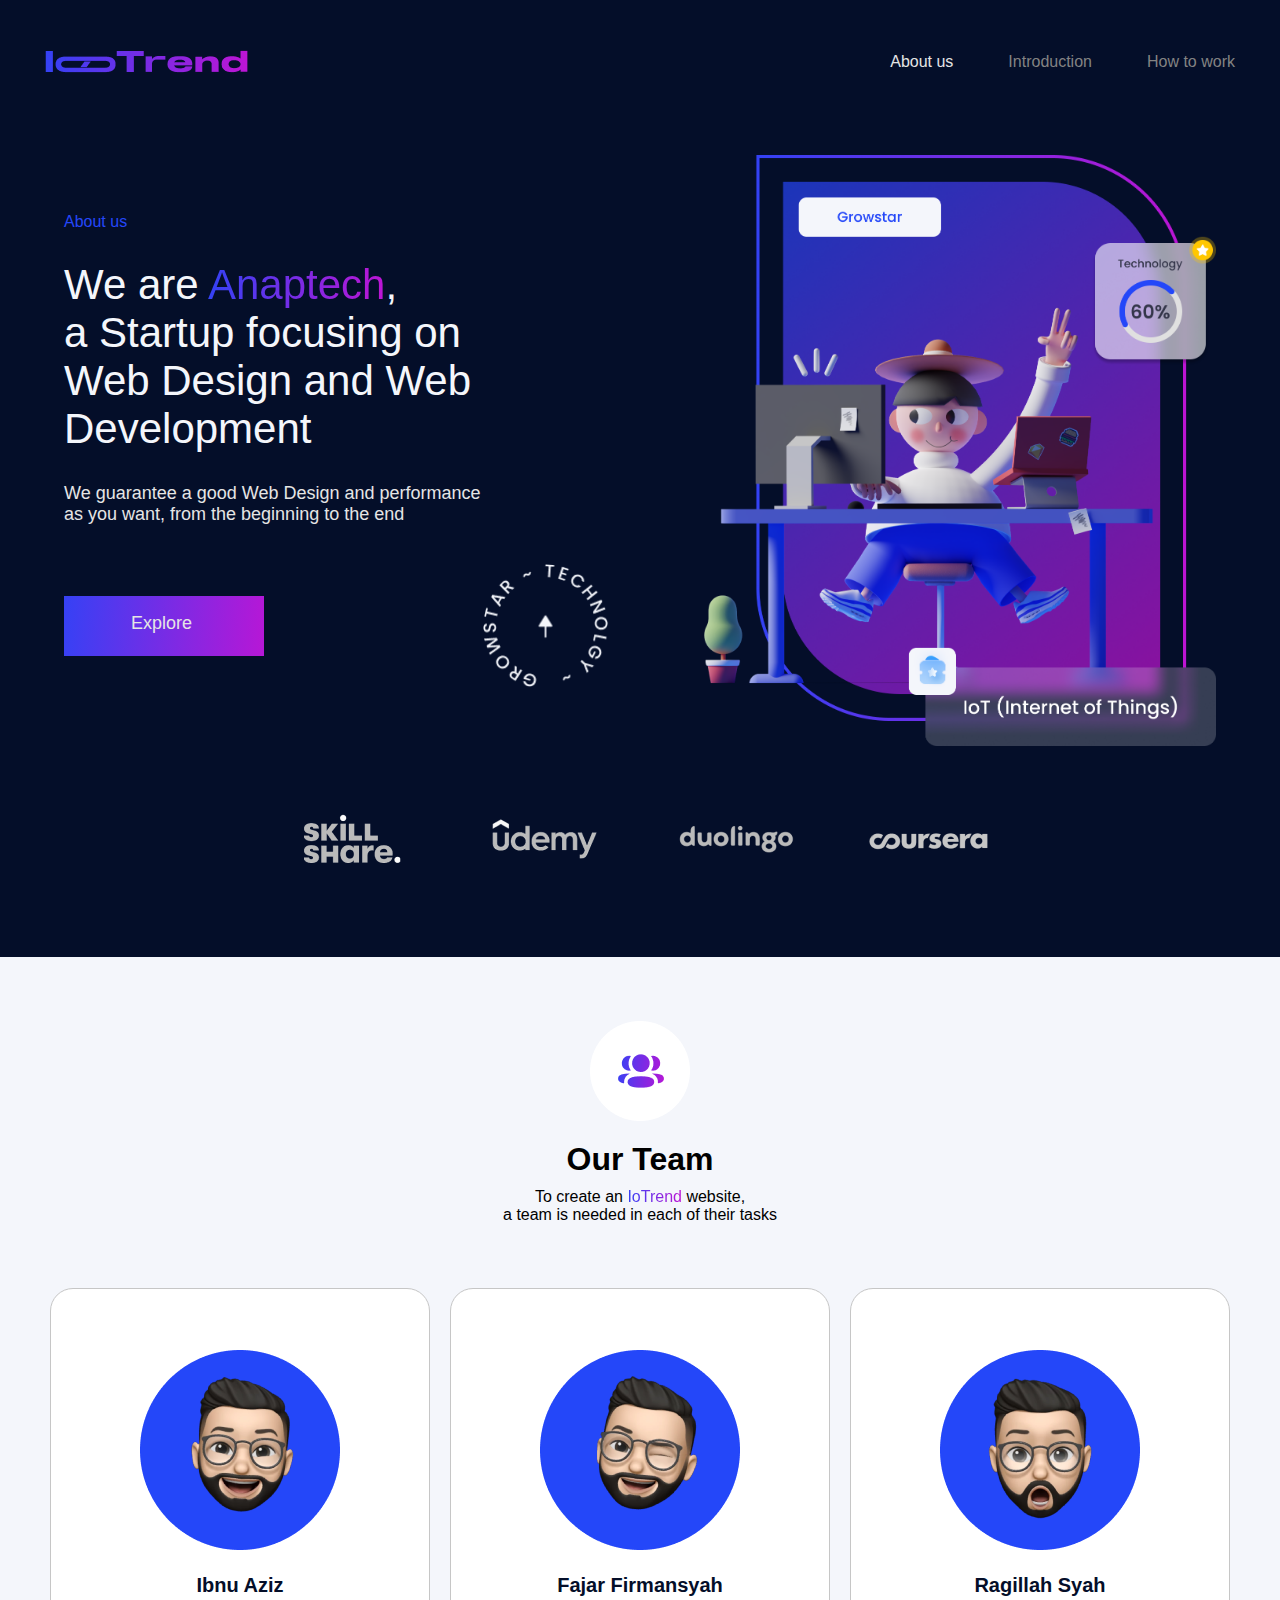
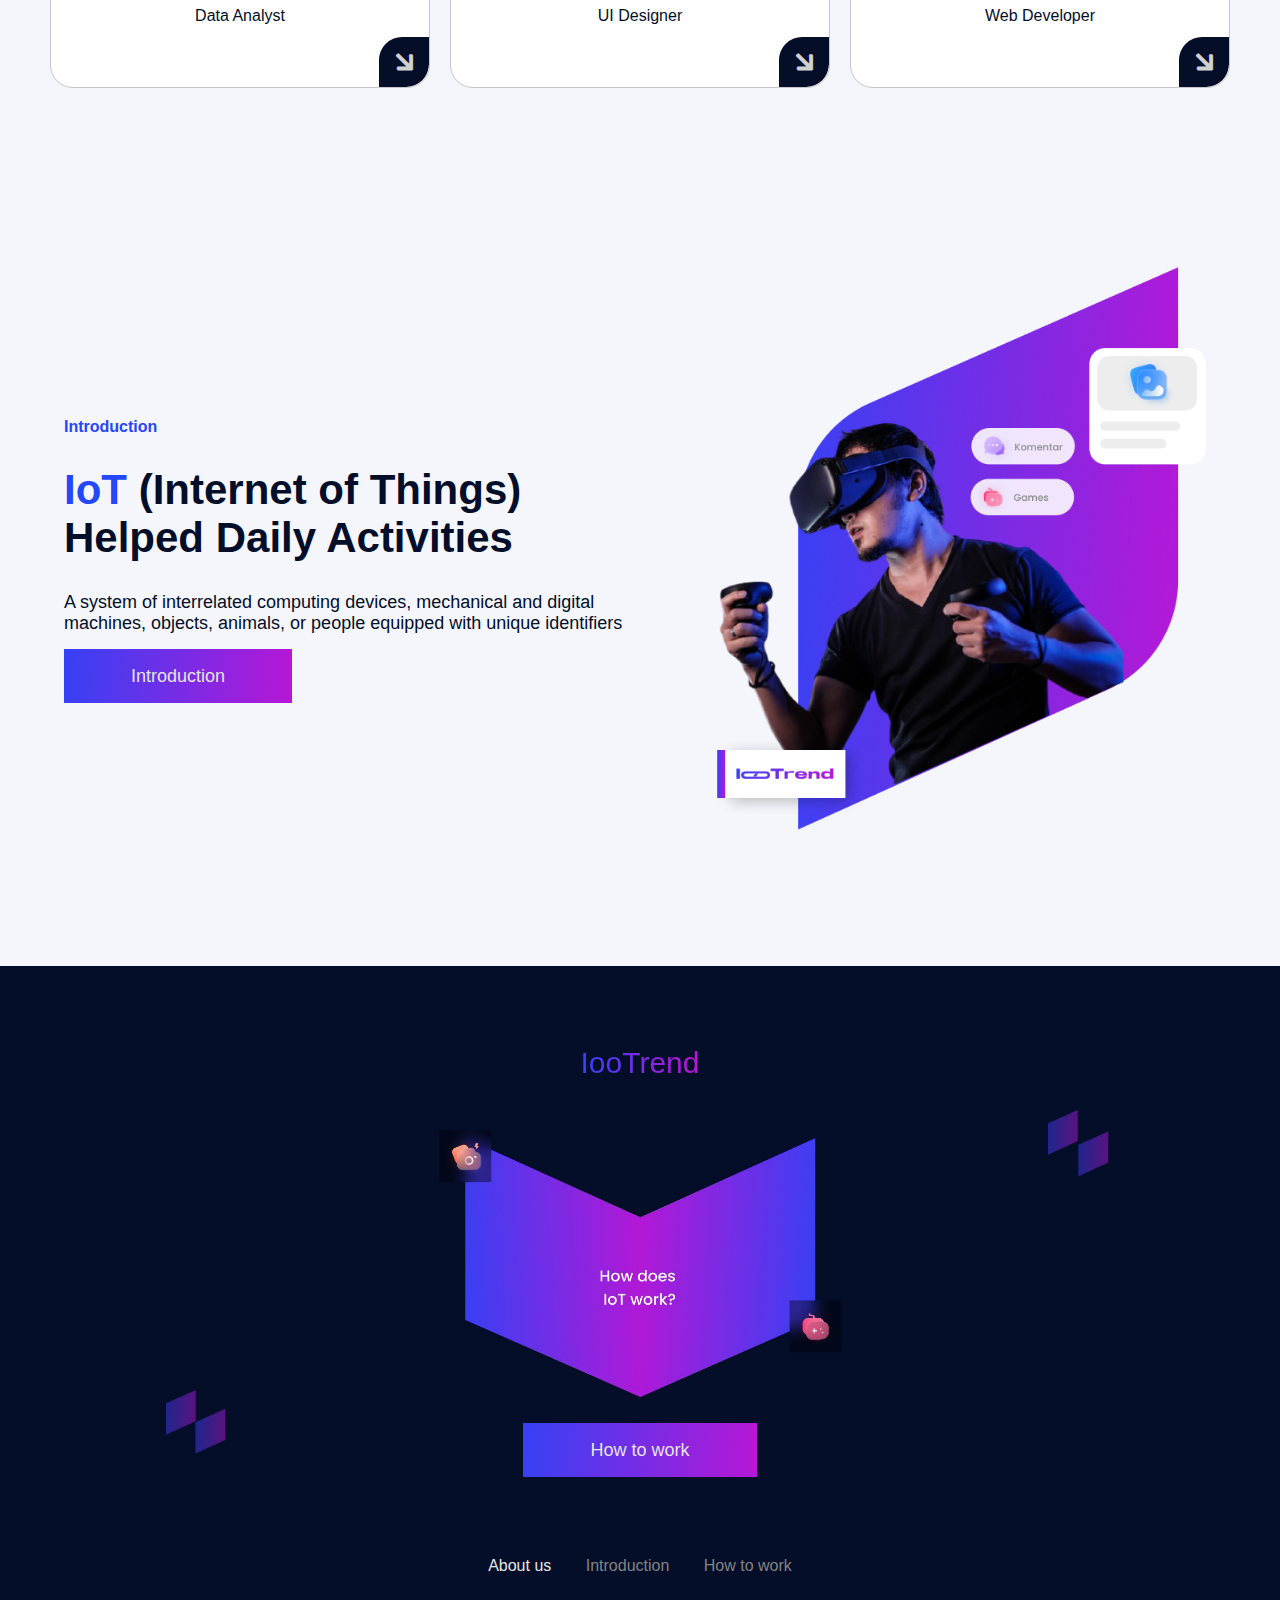
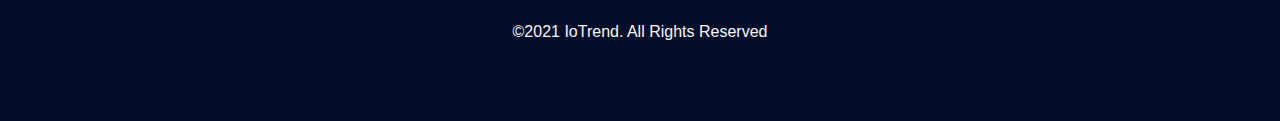
<file: index.html>
<!DOCTYPE html>
<html lang="en">
    <head>
        <meta charset="UTF-8" />
        <meta http-equiv="X-UA-Compatible" content="IE=edge" />
        <meta name="viewport" content="width=device-width, initial-scale=1.0" />
        <title>IoTrend | Growstar Tech</title>
        <link rel="icon" href="assets/img/GrowStar.svg" />
        <script>
            window.location.href = "about_us.html";
        </script>
    </head>
</html>
</file>
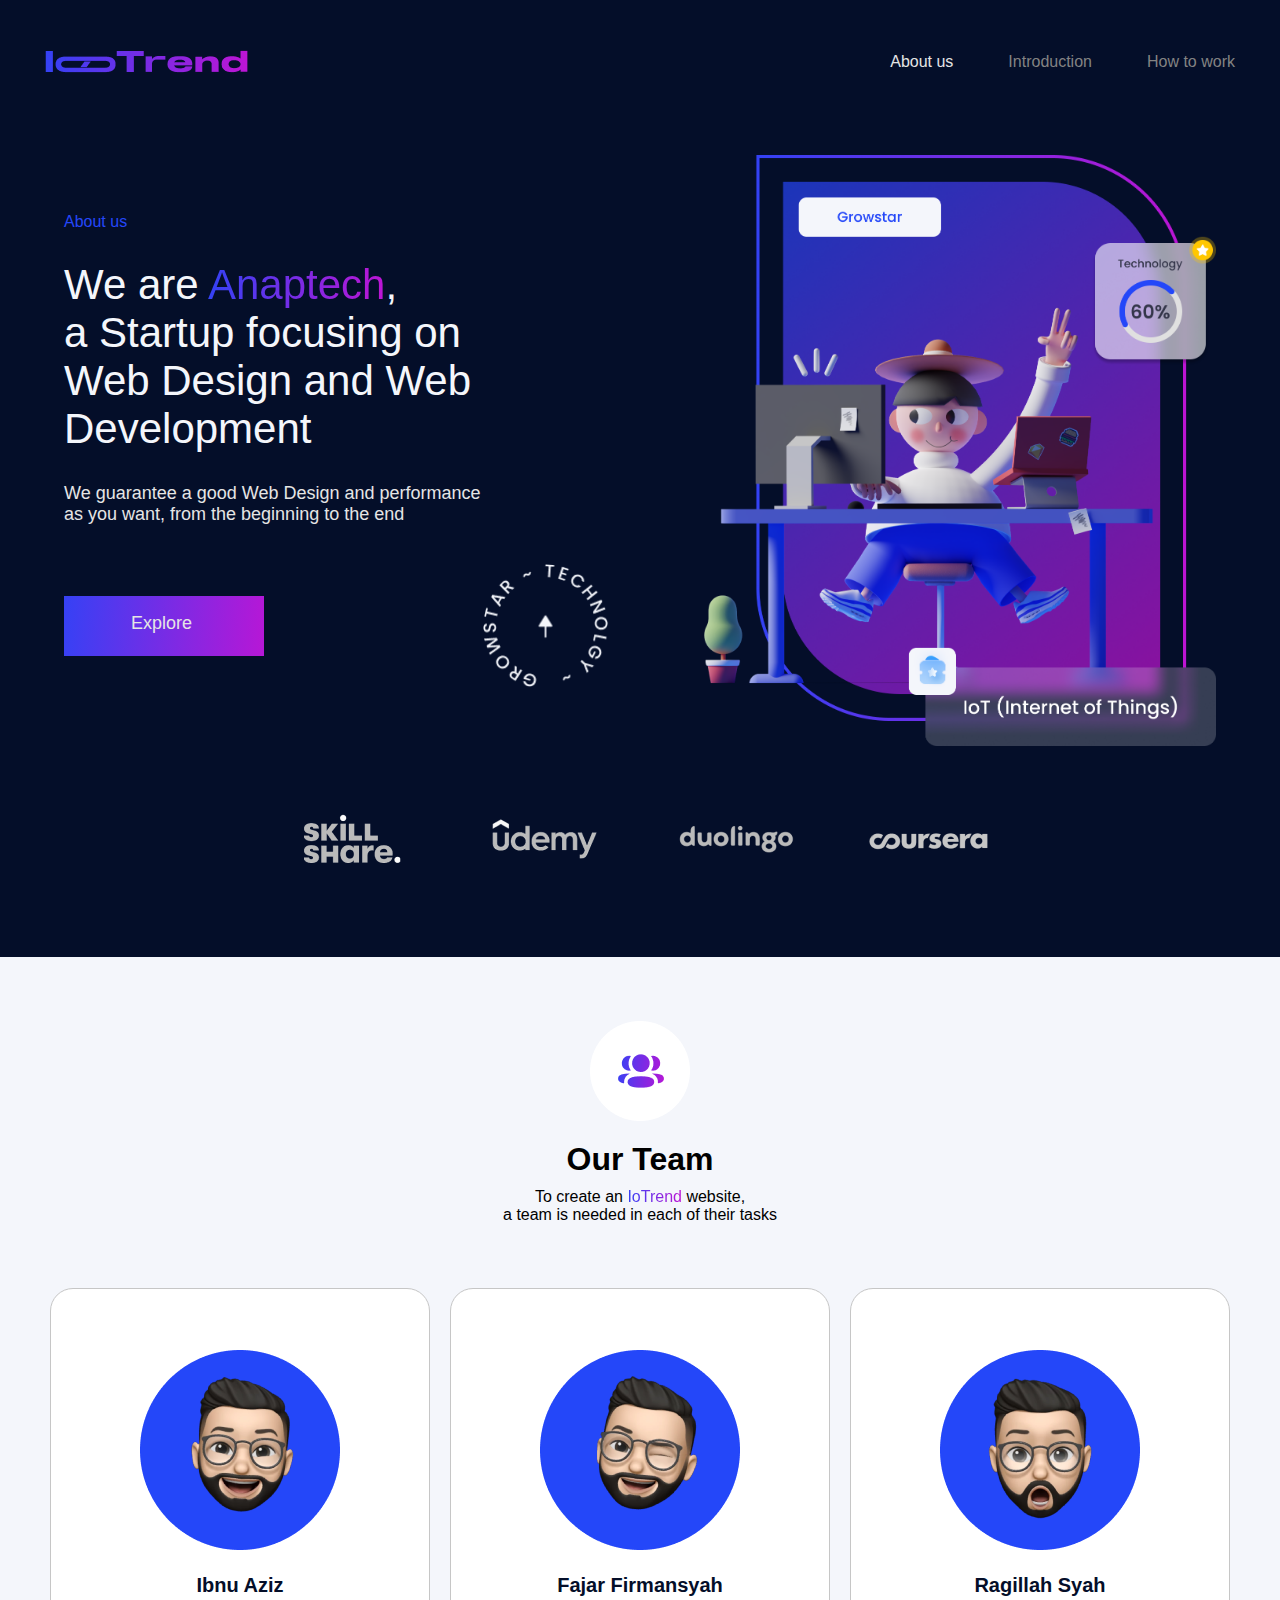
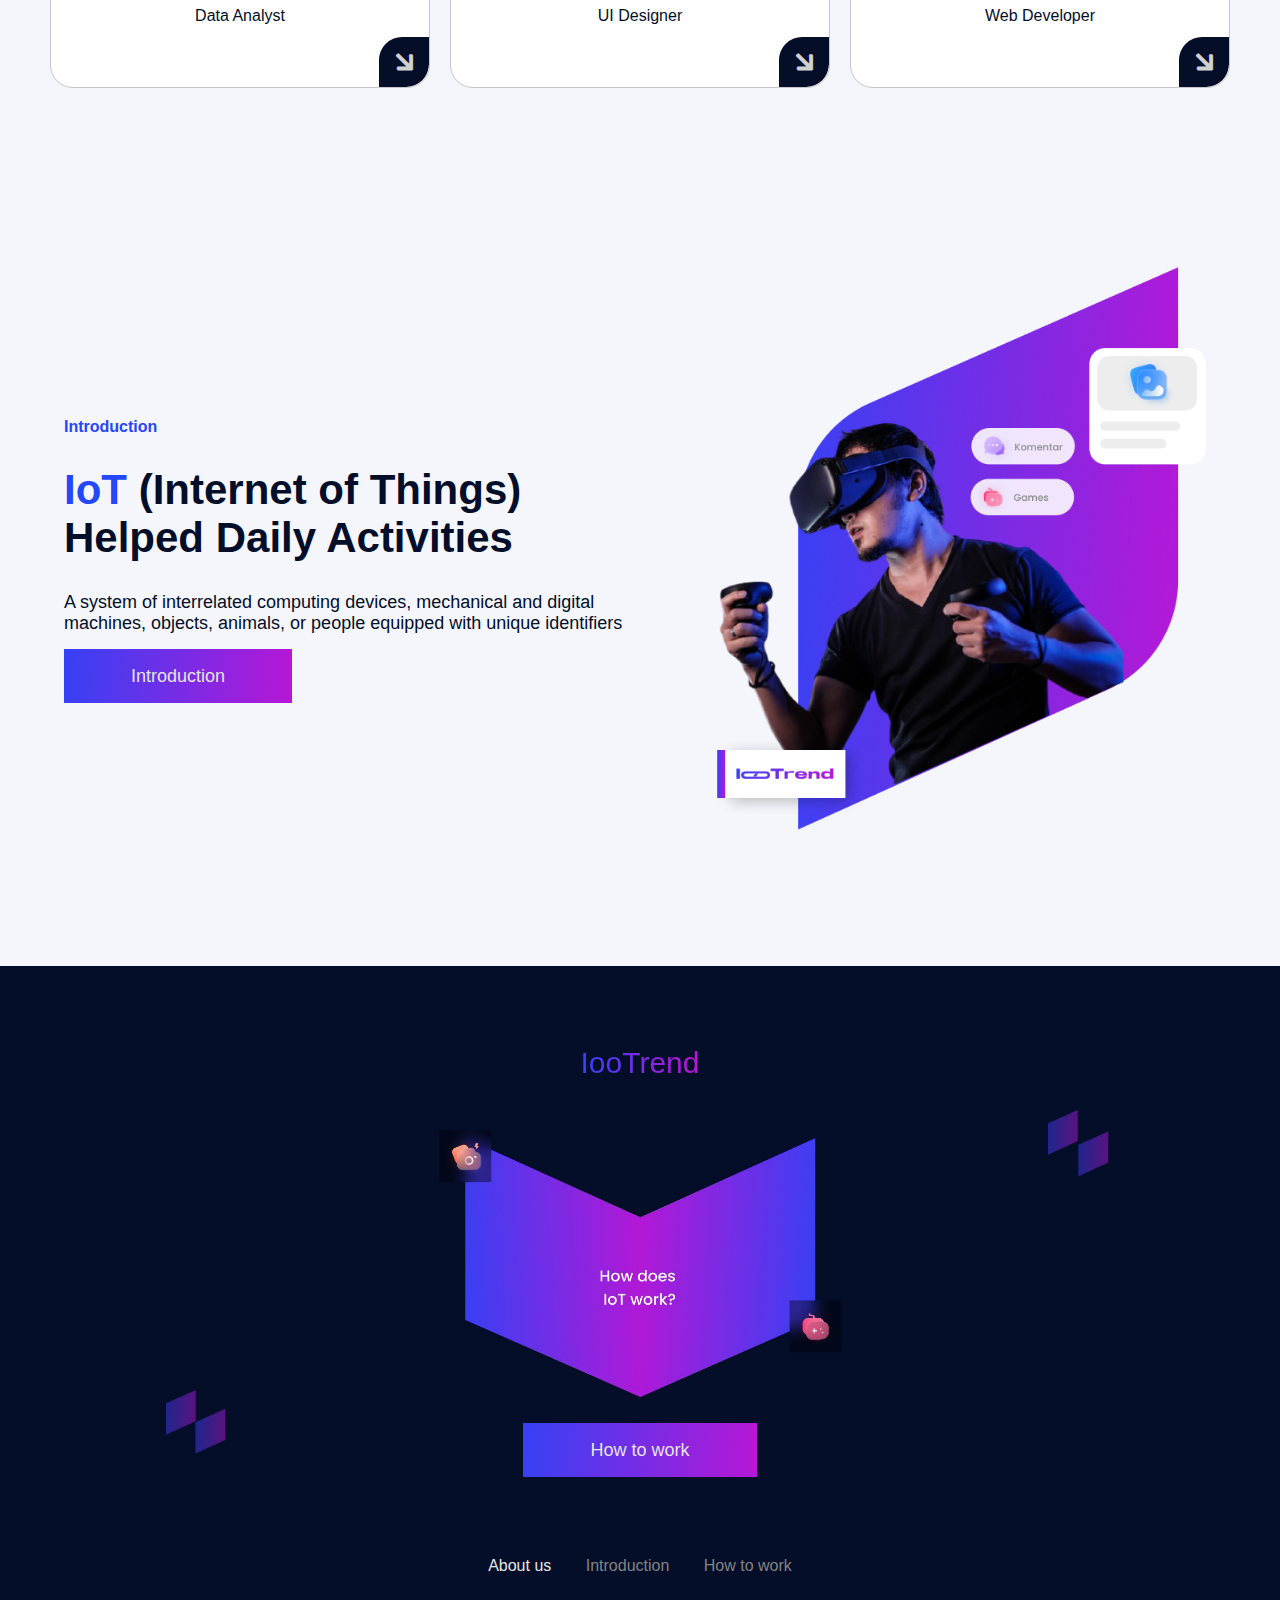
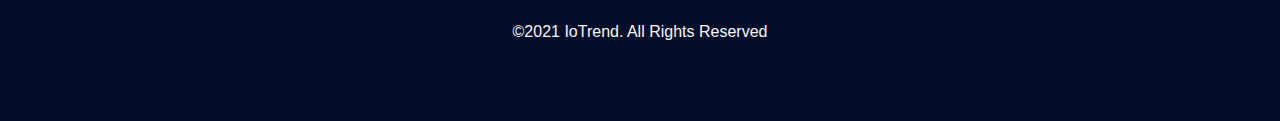
<file: about_us.html>
<html lang="en">
    <head>
        <meta charset="UTF-8" />
        <meta name="viewport" content="width=device-width, initial-scale=1.0" />
        <meta name="description" content="IoT (Internet of Things)" />
        <meta name="keywords" content="IoT, Internet of Things" />
        <meta name="author" content="Anaptech" />
        <title>IoTrend | Anaptech</title>

        <!-- LOGO -->
        <link rel="icon" href="assets/img/GrowStar.svg" />

        <!-- CSS -->
        <link rel="stylesheet" href="assets/css/style.css" />

        <!-- FONTAWESOME -->
        <link rel="stylesheet" href="https://cdnjs.cloudflare.com/ajax/libs/font-awesome/5.15.3/css/all.min.css" />

        <!-- GOOGLE FONTS -->
        <link href="https://fonts.cdnfonts.com/css/goldman" rel="stylesheet" />
        <link href="https://fonts.cdnfonts.com/css/stretch-pro" rel="stylesheet" />
        <link href="https://fonts.cdnfonts.com/css/poppins" rel="stylesheet" />
    </head>
    <body>
        <!-- NAVBAR [START] -->
        <nav class="navbar">
            <div class="content">
                <div class="logo">
                    <a href="#">
                        <img src="assets/img/IooTrend.png" alt="IoTrend" />
                    </a>
                </div>
                <ul class="menu_list">
                    <div class="icon cancel_btn">
                        <i class="fas fa-times"></i>
                    </div>
                    <li><a href="#" class="active">About us</a></li>
                    <li><a href="introduction.html">Introduction</a></li>
                    <li><a href="how_to_work.html">How to work</a></li>
                </ul>
                <div class="icon menu_btn">
                    <i class="fas fa-bars"></i>
                </div>
            </div>
        </nav>
        <!-- NAVBAR [END] -->

        <!-- HERO [START] -->
        <header class="about_us_hero_section">
            <div class="about_us_hero_section_content">
                <span class="about_us_submenu">About us</span>
                <h4 class="about_us_subtitle_header">
                    We are
                    <span class="text_gradation">Anaptech</span>,
                    <span class="divide_1">a Startup focusing on</span>
                    <span>Web Design and Web Development</span>
                </h4>
                <p class="about_us_description_header">
                    <span>We guarantee a good Web Design and performance</span>
                    <span class="divide_2">as you want, from the beginning to the end</span>
                </p>
                <div class="about_us_description_btn_grid">
                    <a href="#team" class="about_us_btn_explore">Explore</a>
                    <div></div>
                    <img src="assets/img/about_us/text-circle.png" width="140px" alt="Anaptech" class="img_responsive text_circle" />
                </div>
            </div>
            <div class="about_us_hero_section_img">
                <img src="assets/img/about_us/image-about-cropped.png" alt="img-hero" />
            </div>
        </header>
        <div class="about_us_hero_section_partnership">
            <img src="assets/img/about_us/skill-share.png" alt="Skill Share" />
            <img src="assets/img/about_us/udemy.png" alt="Udemy" />
            <img src="assets/img/about_us/duolingo.png" alt="Duolingo" />
            <img src="assets/img/about_us/coursera.png" alt="Coursera" />
        </div>
        <!-- HERO [START] -->

        <!-- OUR TEAM [START] -->
        <div id="team">
            <div class="about_us_team_description">
                <img src="assets/img/about_us/users-icon.png" class="about_us_users_icon" alt="users-icon" />
                <h4 class="about_us_team_header">Our Team</h4>
                <p class="about_us_team_description_text">
                    <span>To create an</span>
                    <span class="text_gradation">IoTrend</span>
                    <span>website,</span><br />
                    <span>a team is needed in each of their tasks</span>
                </p>
            </div>
            <div class="about_us_team_box center">
                <div class="box center">
                    <img src="assets/img/about_us/user-icon-ibnu.png" alt="" />
                    <div>
                        <p class="about_us_team_name">Ibnu Aziz</p>
                        <p class="about_us_team_position">Data Analyst</p>
                    </div>
                    <div class="arr_container center" id="arr_container_1">
                        <i class="fas fa-arrow-right"></i>
                    </div>
                    <div class="left_container off left_container_1" id="">
                        <div>
                            <p>Skills</p>
                            <div class="skills">
                                <div>Ms. Office</div>
                                <div>MySQL</div>
                            </div>
                            <div class="icons">
                                <i class="fab fa-github"></i>
                                <i class="fab fa-linkedin"></i>
                                <i class="fab fa-twitter"></i>
                                <i class="fab fa-instagram"></i>
                            </div>
                            <div class="cancel center" id="cancel_1">
                                <i class="fas fa-times"></i>
                            </div>
                        </div>
                    </div>
                </div>
                <div class="box center">
                    <img src="assets/img/about_us/user-icon-fajar.png" alt="" />
                    <div>
                        <p class="about_us_team_name">Fajar Firmansyah</p>
                        <p class="about_us_team_position">UI Designer</p>
                    </div>
                    <div class="arr_container center" id="arr_container_2">
                        <i class="fas fa-arrow-right"></i>
                    </div>
                    <div class="left_container off left_container_2">
                        <div>
                            <p>Skills</p>
                            <div class="skills">
                                <div>Figma</div>
                                <div>AI</div>
                                <div>Photoshop</div>
                            </div>
                            <div class="icons">
                                <i class="fab fa-github"></i>
                                <i class="fab fa-linkedin"></i>
                                <i class="fab fa-twitter"></i>
                                <i class="fab fa-instagram"></i>
                            </div>
                            <div class="cancel center" id="cancel_2">
                                <i class="fas fa-times"></i>
                            </div>
                        </div>
                    </div>
                </div>
                <div class="box center">
                    <img src="assets/img/about_us/user-icon-ragillah.png" alt="" />
                    <div>
                        <p class="about_us_team_name">Ragillah Syah</p>
                        <p class="about_us_team_position">Web Developer</p>
                    </div>
                    <div class="arr_container center" id="arr_container_3">
                        <i class="fas fa-arrow-right"></i>
                    </div>
                    <div class="left_container off left_container_3">
                        <div>
                            <p>Skills</p>
                            <div class="skills">
                                <div>HTML</div>
                                <div>CSS</div>
                                <div>PHP</div>
                                <div>JS</div>
                            </div>
                            <div class="icons">
                                <i class="fab fa-github"></i>
                                <i class="fab fa-linkedin"></i>
                                <i class="fab fa-twitter"></i>
                                <i class="fab fa-instagram"></i>
                            </div>
                            <div class="cancel center" id="cancel_3">
                                <i class="fas fa-times"></i>
                            </div>
                        </div>
                    </div>
                </div>
            </div>
        </div>
        <!-- OUR TEAM [END] -->

        <!-- INTRODUCTION [START]-->
        <div id="introduction" class="about_us_intro_section">
            <div class="about_us_intro_section_content">
                <span class="about_us_submenu">Introduction</span>
                <h4 class="about_us_subtitle_header text_dark">
                    <span class="about_us_subtitle_header_divider text_blue">IoT</span>
                    (Internet of Things) <span class="divide">Helped Daily Activities</span>
                </h4>
                <p class="about_us_description_header text_dark">A system of interrelated computing devices, mechanical and digital machines, objects, animals, or people equipped with unique identifiers</p>
                <a href="introduction.html" class="about_us_btn_explore">Introduction</a>
            </div>
            <div class="about_us_intro_section_img">
                <img src="assets/img/about_us/image-intro.png" alt="Anaptech, IoT (Internet of Things)" class="img_responsive" />
            </div>
        </div>
        <!-- INTRODUCTION [END] -->

        <!-- FOOTER [START] -->
        <footer id="footer" class="footer">
            <span class="text_gradation">IooTrend</span>
            <div class="footer_img">
                <img src="assets/img/img-footer.jpg" alt="How Does IoT Work?" width="405" height="300" class="img_responsive" />
            </div>
            <div class="footer_btn">
                <a href="how_to_work.html" class="about_us_btn_explore">How to work</a>
            </div>
            <div class="footer_link">
                <a href="#" class="active">About us</a>
                <a href="introduction.html">Introduction</a>
                <a href="how_to_work.html">How to work</a>
            </div>
            <div class="footer_copy">©2021 IoTrend. All Rights Reserved</div>
        </footer>
        <!-- FOOTER [END] -->
    </body>
    <script src="assets/js/script.js"></script>
    <script>
        for (let i = 1; i <= 3; i++) {
            const clc = document.querySelector("#cancel_" + i);
            const arr = document.querySelector("#arr_container_" + i);
            const left_container = document.querySelector(".left_container_" + i);

            arr.addEventListener("click", () => {
                arr.classList.add("active_arr");
                if (left_container.classList.contains("off")) {
                    left_container.style.background = "#040e29";
                    left_container.classList.remove("off");
                    left_container.classList.add("active");
                }
            });

            clc.addEventListener("click", () => {
                arr.classList.remove("active_arr");
                left_container.style.background = "#ffffff";
                if (left_container.classList.contains("active")) {
                    left_container.classList.remove("active");
                    left_container.classList.add("off");
                }
            });
        }
    </script>
</html>
</file>
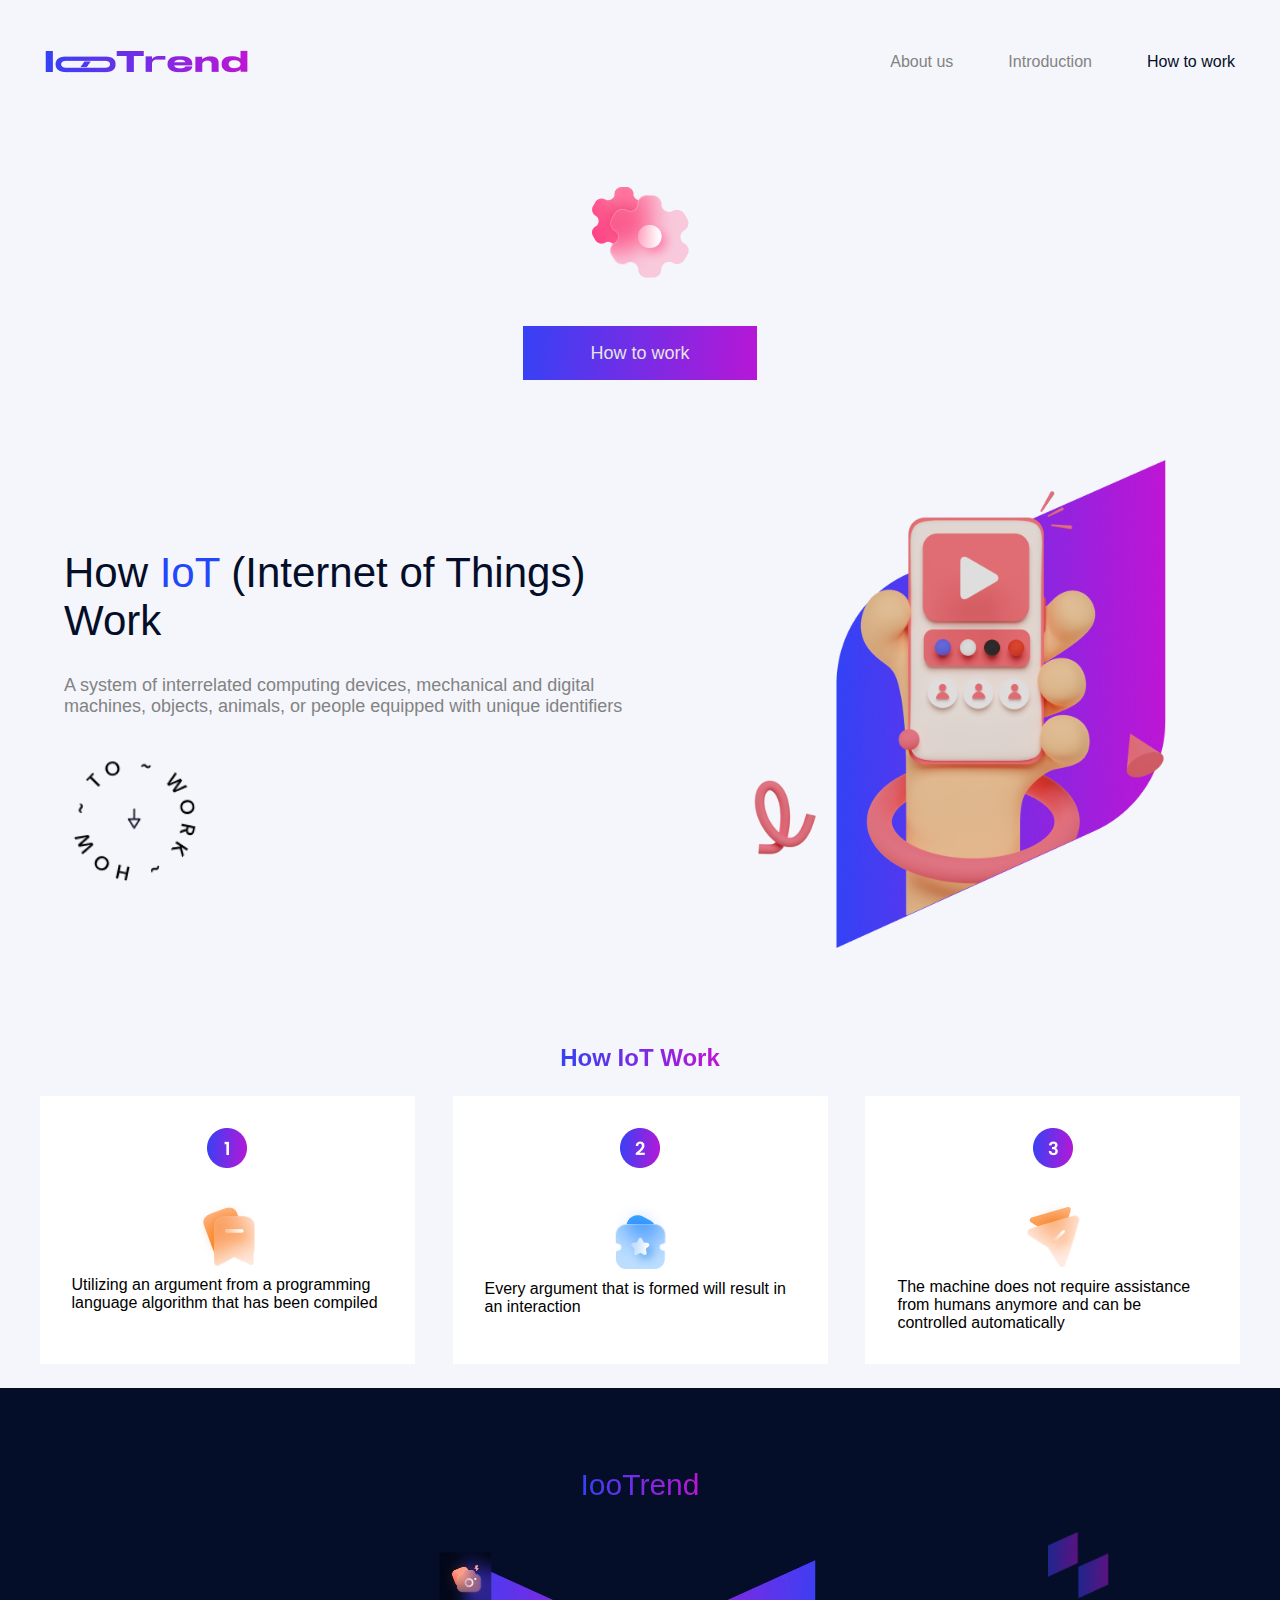
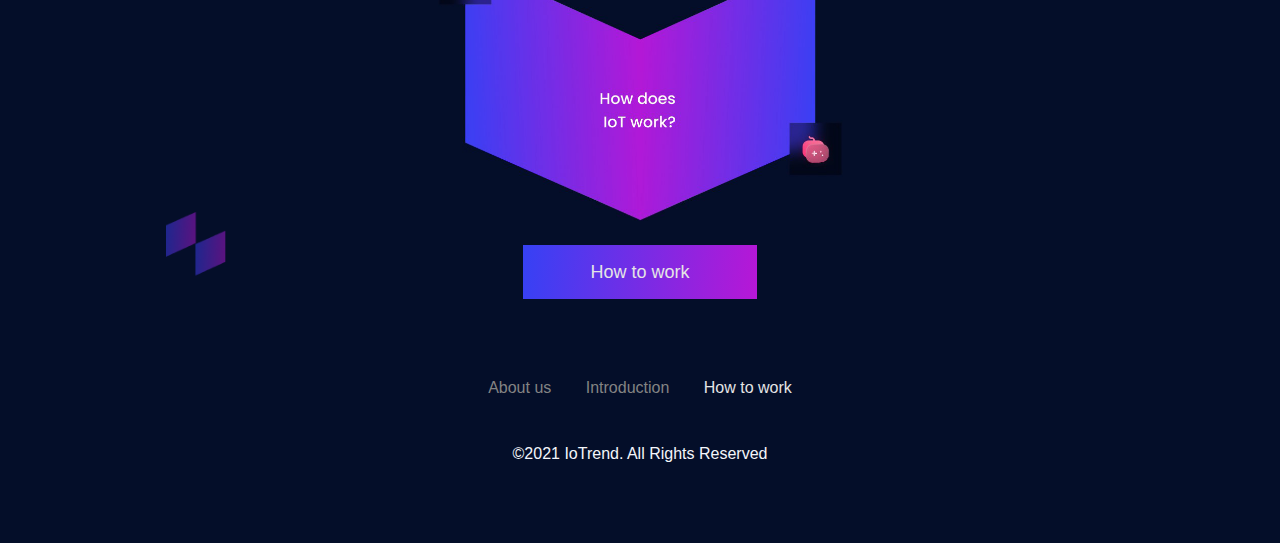
<file: how_to_work.html>
<html lang="en">
    <head>
        <meta charset="UTF-8" />
        <meta name="viewport" content="width=device-width, initial-scale=1.0" />
        <meta name="description" content="IoT (Internet of Things)" />
        <meta name="keywords" content="IoT, Internet of Things" />
        <meta name="author" content="Anaptech" />
        <title>IoTrend | Anaptech</title>
        <!-- LOGO -->
        <link rel="icon" href="assets/img/GrowStar.svg" />

        <!-- CSS -->
        <link rel="stylesheet" href="assets/css/style.min.css" />

        <!-- FONTAWESOME -->
        <link rel="stylesheet" href="https://cdnjs.cloudflare.com/ajax/libs/font-awesome/5.15.3/css/all.min.css" />

        <!-- GOOGLE FONTS -->
        <link href="https://fonts.cdnfonts.com/css/goldman" rel="stylesheet" />
        <link href="https://fonts.cdnfonts.com/css/stretch-pro" rel="stylesheet" />
        <link href="https://fonts.cdnfonts.com/css/poppins" rel="stylesheet" />
        <style>
            .navbar {
                background-color: var(--2nd-bg-color) !important;
            }
            @media (max-width: 868px) {
                .navbar .menu_list {
                    background: var(--2nd-bg-color);
                }
            }
            .icon {
                color: var(--1st-bg-color);
            }
            .active_light {
                color: var(--1st-bg-color) !important;
            }
        </style>
    </head>
    <body>
        <!-- NAVBAR [START] -->
        <nav class="navbar" id="navbar">
            <div class="content">
                <div class="logo">
                    <a href="about_us.html">
                        <img src="assets/img/IooTrend.png" alt="IooTrend" />
                    </a>
                </div>
                <ul class="menu_list">
                    <div class="icon cancel_btn">
                        <i class="fas fa-times"></i>
                    </div>
                    <li><a href="about_us.html">About us</a></li>
                    <li><a href="introduction.html">Introduction</a></li>
                    <li><a href="#" class="active_light">How to work</a></li>
                </ul>
                <div class="icon menu_btn">
                    <i class="fas fa-bars"></i>
                </div>
            </div>
        </nav>
        <!-- NAVBAR [END] -->

        <!-- HERO [START] -->
        <div class="htw_header_title">
            <div>
                <img src="assets/img/how_to_work/Setting.png" class="about_us_users_icon" alt="setting-icon" />
            </div>
            <div style="padding-top: 4rem">
                <span class="about_us_btn_explore">How to work</span>
            </div>
        </div>
        <header class="htw_hero_section">
            <div class="htw_hero_section_content">
                <h4 class="htw_subtitle_header">
                    <span>How</span>
                    <span class="text_blue">IoT</span>
                    <span>(Internet of Things) Work</span>
                </h4>
                <p class="htw_description_header">A system of interrelated computing devices, mechanical and digital machines, objects, animals, or people equipped with unique identifiers</p>
                <div class="circle">
                    <img src="assets/img/how_to_work/text-circle.png" width="140px" alt="How to work" class="img_responsive text_circle" />
                </div>
            </div>
            <div class="htw_hero_section_img">
                <img src="assets/img/how_to_work/img-hero.png" alt="img-hero" />
            </div>
        </header>
        <!-- HERO [END] -->

        <!-- WORK [START] -->
        <div id="work">
            <div class="htw_section_title">
                <span class="introduction_title_content text_gradation">How IoT Work</span>
            </div>
            <div class="htw_section_card_box">
                <div class="htw_section_card">
                    <div class="htw_section_card_img">
                        <img src="assets/img/how_to_work/1-icon.png" alt="1" class="img_1" />
                        <img src="assets/img/how_to_work/Bookmark.png" alt="bookmark-icon" class="img_2" />
                    </div>
                    <p class="about_us_team_position">Utilizing an argument from a programming language algorithm that has been compiled</p>
                </div>
                <div class="htw_section_card">
                    <div class="htw_section_card_img">
                        <img src="assets/img/how_to_work/2-icon.png" alt="2" class="img_1" />
                        <img src="assets/img/how_to_work/Star.png" alt="star-icon" class="img_2" />
                    </div>
                    <p class="about_us_team_position">Every argument that is formed will result in an interaction</p>
                </div>
                <div class="htw_section_card item_3">
                    <div class="htw_section_card_img">
                        <img src="assets/img/how_to_work/3-icon.png" alt="3" class="img_1" />
                        <img src="assets/img/how_to_work/Send.png" alt="send-icon" class="img_2" />
                    </div>
                    <p class="about_us_team_position">The machine does not require assistance from humans anymore and can be controlled automatically</p>
                </div>
            </div>
        </div>
        <!-- WORK [END] -->

        <!-- FOOTER [START] -->
        <footer id="footer" class="footer">
            <span class="text_gradation">IooTrend</span>
            <div class="footer_img">
                <img src="assets/img/img-footer.jpg" alt="How Does IoT Work?" width="405" height="300" class="img_responsive" />
            </div>
            <div class="footer_btn">
                <a href="how_to_work.html#navbar" class="about_us_btn_explore">How to work</a>
            </div>
            <div class="footer_link">
                <a href="about_us.html">About us</a>
                <a href="introduction.html">Introduction</a>
                <a href="#" class="active">How to work</a>
            </div>
            <div class="footer_copy">©2021 IoTrend. All Rights Reserved</div>
        </footer>
        <!-- FOOTER [END] -->
    </body>
    <script src="assets/js/script.js"></script>
</html>
</file>
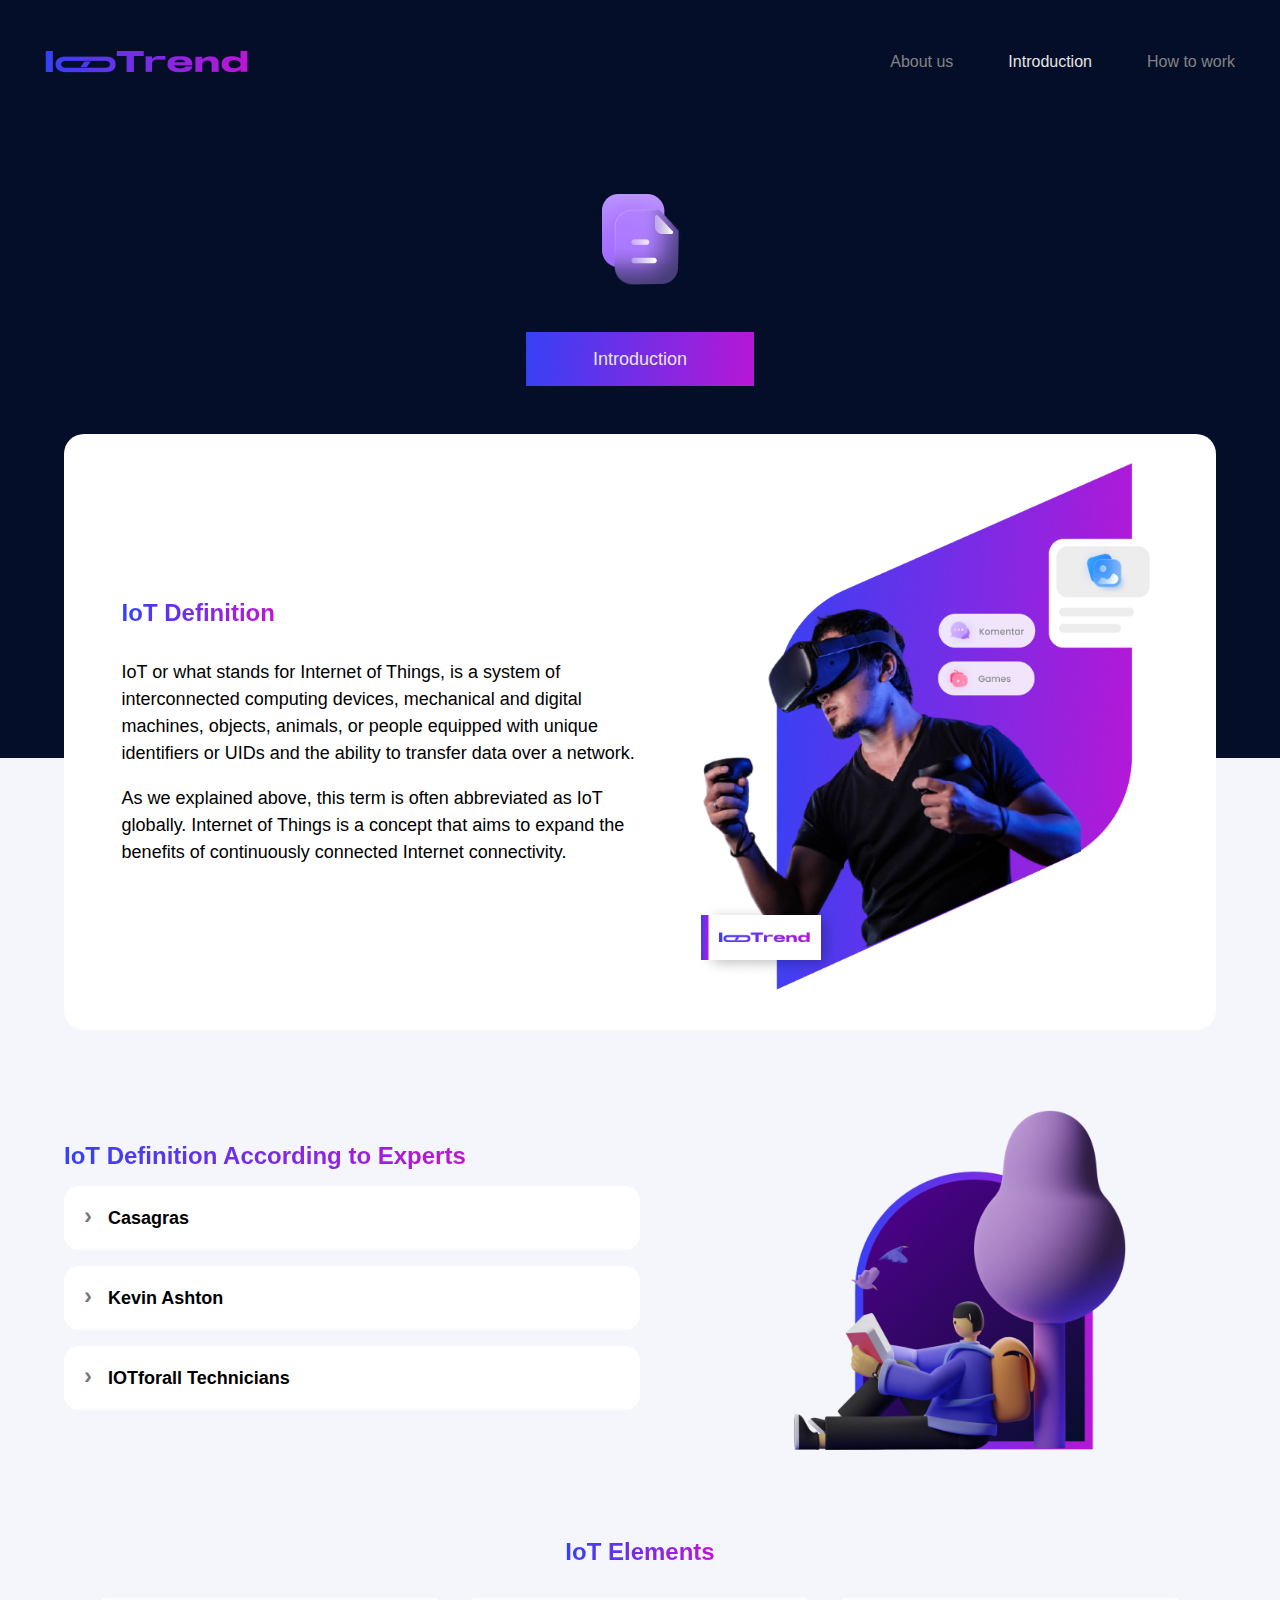
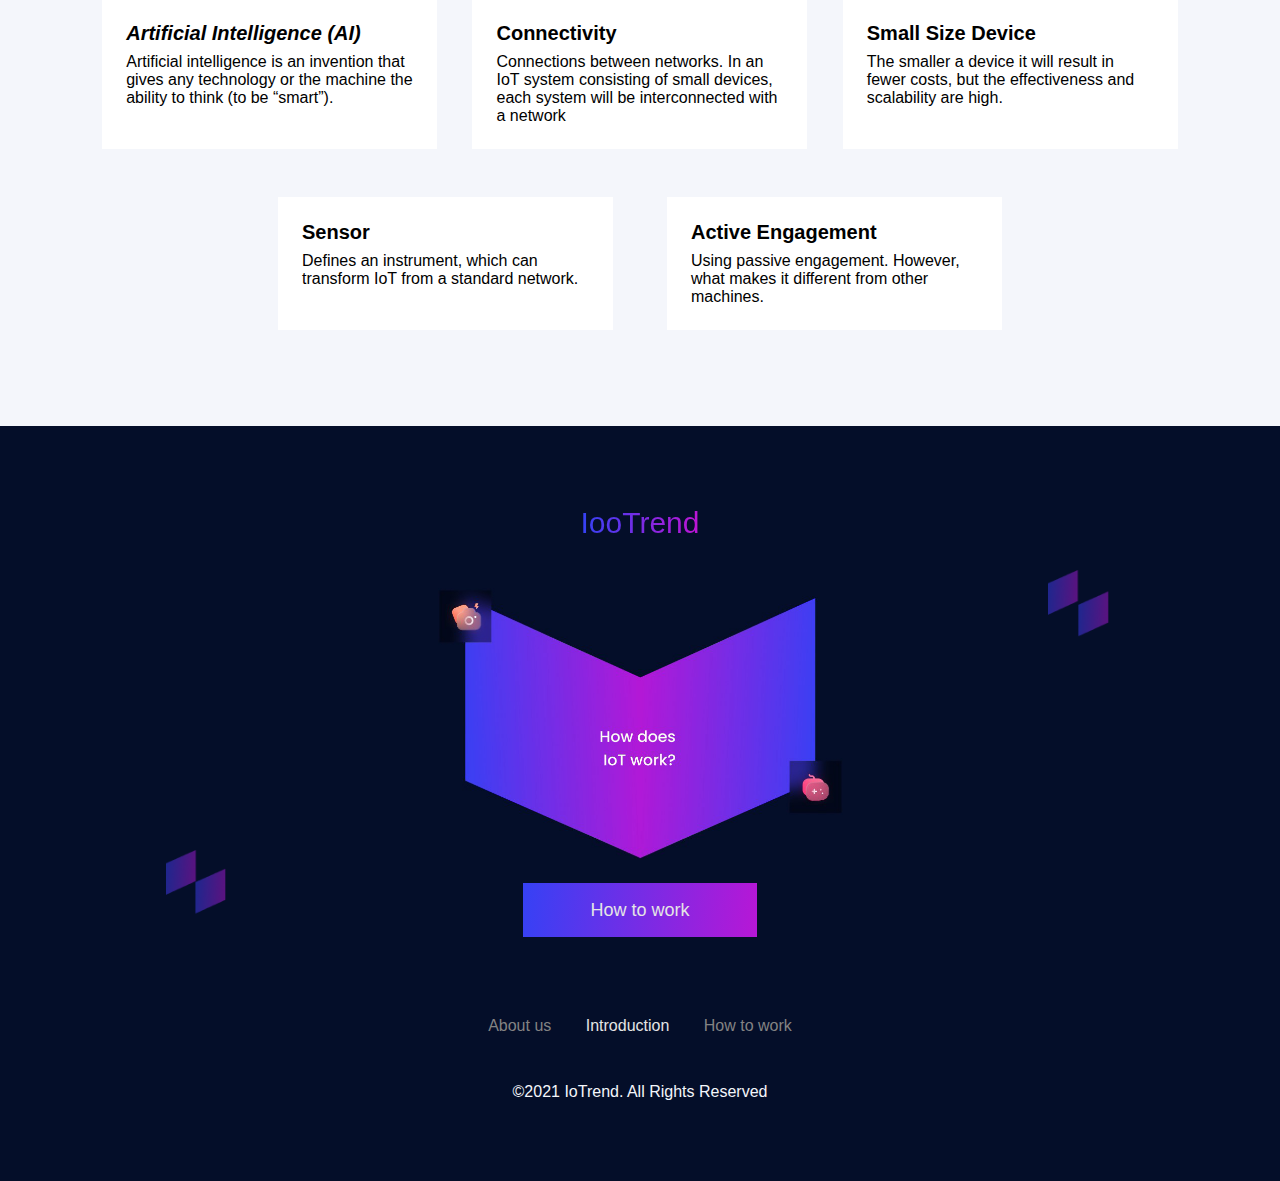
<file: introduction.html>
<html lang="en">
    <head>
        <meta charset="UTF-8" />
        <meta name="viewport" content="width=device-width, initial-scale=1.0" />
        <meta name="description" content="IoT (Internet of Things)" />
        <meta name="keywords" content="IoT, Internet of Things" />
        <meta name="author" content="Anaptech" />
        <title>IoTrend | Anaptech</title>

        <!-- LOGO -->
        <link rel="icon" href="assets/img/GrowStar.svg" />

        <!-- CSS -->
        <link rel="stylesheet" href="assets/css/style.min.css" />

        <!-- FONTAWESOME -->
        <link rel="stylesheet" href="https://cdnjs.cloudflare.com/ajax/libs/font-awesome/5.15.3/css/all.min.css" />

        <!-- GOOGLE FONTS -->
        <link href="https://fonts.cdnfonts.com/css/goldman" rel="stylesheet" />
        <link href="https://fonts.cdnfonts.com/css/stretch-pro" rel="stylesheet" />
        <link href="https://fonts.cdnfonts.com/css/poppins" rel="stylesheet" />
    </head>
    <body>
        <!-- NAVBAR [START] -->
        <nav class="navbar">
            <div class="content">
                <div class="logo">
                    <a href="about_us.html">
                        <img src="assets/img/IooTrend.png" alt="IooTrend" />
                    </a>
                </div>
                <ul class="menu_list">
                    <div class="icon cancel_btn">
                        <i class="fas fa-times"></i>
                    </div>
                    <li><a href="about_us.html">About us</a></li>
                    <li><a href="#" class="active">Introduction</a></li>
                    <li><a href="how_to_work.html">How to work</a></li>
                </ul>
                <div class="icon menu_btn">
                    <i class="fas fa-bars"></i>
                </div>
            </div>
        </nav>
        <!-- NAVBAR [END] -->

        <!-- HERO [START] -->
        <div id="introduction_header">
            <div class="about_us_team_description">
                <div>
                    <img src="assets/img/introduction/paper-icon.png" class="about_us_users_icon" alt="paper-icon" />
                </div>
                <div style="padding-top: 4rem">
                    <span class="about_us_btn_explore">Introduction</span>
                </div>
            </div>
            <div class="introduction_hero_section">
                <div class="introduction_hero_section_content">
                    <span class="introduction_section_title text_gradation">IoT Definition</span>
                    <p class="introduction_section_description first_p">
                        IoT or what stands for Internet of Things, is a system of interconnected computing devices, mechanical and digital machines, objects, animals, or people equipped with unique identifiers or UIDs and the ability to
                        transfer data over a network.
                    </p>
                    <br />
                    <p class="introduction_section_description">
                        As we explained above, this term is often abbreviated as IoT globally. Internet of Things is a concept that aims to expand the benefits of continuously connected Internet connectivity.
                    </p>
                </div>
                <div class="introduction_hero_section_img">
                    <img src="assets/img/introduction/image-intro.png" alt="img-hero" />
                </div>
            </div>
        </div>
        <!-- HERO [END] -->

        <!-- DEFINITION IOT [START] -->
        <div id="introductions" class="introduction_section">
            <div class="introduction_section_content">
                <span class="introduction_title_content text_gradation">IoT Definition According to Experts</span>
                <div class="accordion_container">
                    <nav class="accordion arrows">
                        <input type="radio" name="accordion" id="cb1" />
                        <section class="accordion_box">
                            <label class="accordion_box_title" for="cb1">Casagras</label>
                            <label class="accordion_box_close" for="acc-close"></label>
                            <div class="accordion_box_content">
                                According to Casagras, a Coordinator and Support Action for Global RFID-rRlated Activities and Standardization or Coordinator and Support Action for Global Activities and Standardization related to RFID
                                defines IoT as global network infrastructure, where, they combine objects (in the form of physical and virtual) through exploitation, recording and communication capabilities.
                            </div>
                        </section>
                        <input type="radio" name="accordion" id="cb2" />
                        <section class="accordion_box">
                            <label class="accordion_box_title" for="cb2">Kevin Ashton</label>
                            <label class="accordion_box_close" for="acc-close"></label>
                            <div class="accordion_box_content">
                                According to Kevin Ashton (2009), the definition of IoT based on his statement is a tool with the support of internet capabilities, where the tool (Internet of Things) has the potential to change a world.
                            </div>
                        </section>
                        <input type="radio" name="accordion" id="cb3" />
                        <section class="accordion_box">
                            <label class="accordion_box_title" for="cb3">IOTforall Technicians</label>
                            <label class="accordion_box_close" for="acc-close"></label>
                            <div class="accordion_box_content">
                                According to IOTforall Technicians, the definition of the Internet of Things (IoT) is an interrelated computing system, mechanical and digital machines, objects, animals, or humans equipped with unique
                                identifiers and the ability to transfer data over a network.
                            </div>
                        </section>
                        <input type="radio" name="accordion" id="acc-close" />
                    </nav>
                </div>
            </div>
            <div class="introduction_section_img">
                <img src="assets/img/introduction/Group 43.png" alt="img-hero" class="img_responsive" />
            </div>
        </div>
        <!-- DEFINITION IOT [END] -->

        <!-- ELEMENTS [START] -->
        <div class="introduction_element_section">
            <center>
                <span class="introduction_title_content text_gradation">IoT Elements</span>
            </center>
            <div class="introduction_element_box">
                <div class="introduction_element_card">
                    <h4 class="introduction_element_card_title"><i>Artificial Intelligence (AI)</i></h4>
                    <p>Artificial intelligence is an invention that gives any technology or the machine the ability to think (to be “smart”).</p>
                </div>
                <div class="introduction_element_card">
                    <h4 class="introduction_element_card_title">Connectivity</h4>
                    <p>Connections between networks. In an IoT system consisting of small devices, each system will be interconnected with a network</p>
                </div>
                <div class="introduction_element_card">
                    <h4 class="introduction_element_card_title">Small Size Device</h4>
                    <p>The smaller a device it will result in fewer costs, but the effectiveness and scalability are high.</p>
                </div>
            </div>
            <div class="introduction_element_box_2">
                <div class="introduction_element_card item_4">
                    <h4 class="introduction_element_card_title">Sensor</h4>
                    <p>Defines an instrument, which can transform IoT from a standard network.</p>
                </div>
                <div class="introduction_element_card item_5">
                    <h4 class="introduction_element_card_title">Active Engagement</h4>
                    <p>Using passive engagement. However, what makes it different from other machines.</p>
                </div>
            </div>
        </div>
        <!-- ELEMENTS [CENTER] -->

        <!-- FOOTER [START] -->
        <footer id="footer" class="footer">
            <span class="text_gradation">IooTrend</span>
            <div class="footer_img">
                <img src="assets/img/img-footer.jpg" alt="How Does IoT Work?" width="405" height="300" class="img_responsive" />
            </div>
            <div class="footer_btn">
                <a href="how_to_work.html" class="about_us_btn_explore">How to work</a>
            </div>
            <div class="footer_link">
                <a href="about_us.html">About us</a>
                <a href="#" class="active">Introduction</a>
                <a href="how_to_work.html">How to work</a>
            </div>
            <div class="footer_copy">©2021 IoTrend. All Rights Reserved</div>
        </footer>
        <!-- FOOTER [END] -->
    </body>
    <script src="assets/js/script.js"></script>
</html>
</file>
<file: assets/css/style.css>
* {
    margin: 0;
    padding: 0;
    box-sizing: border-box;
}
:root {
    --strechPro-font: "Stretch Pro", sans-serif;
    --poppins-font: "Poppins", sans-serif;
    ---goldman-font: "Goldman", sans-serif;
    --1st-grey-color: rgba(229, 229, 229, 1);
    --2nd-grey-color: rgba(244, 246, 251, 1);
    --3rd-grey-color: rgba(131, 131, 131, 1);
    --blue-color: rgba(36, 71, 249, 1);
    --1st-bg-color: rgba(4, 14, 41, 1);
    --2nd-bg-color: #f4f6fb;
    --1st-gradient-color: #2447f9 -11.21%, #d30ecf 115.09%;
    --2nd-gradient-color: #d30ecf -11.21%, #2447f9 115.09%;
}

/* 
    CUSTOM SCROLLBAR [START]
*/
::-webkit-scrollbar {
    width: 10px;
}
::-webkit-scrollbar-track {
    background: var(--2nd-grey-color);
}
::-webkit-scrollbar-thumb {
    background: linear-gradient(to bottom, #2447f9 -13.88%, #d30ecf 121.81%);
}
::selection {
    background: var(--1st-bg-color);
    color: var(--2nd-grey-color);
}
/* 
    CUSTOM SCROLLBAR [END]
*/

body {
    overflow-x: hidden;
    font-family: var(--poppins-font);
}

/* 
    NAVBAR [START]
*/
.active {
    color: var(--1st-grey-color) !important;
}

.content {
    max-width: 1250px;
    margin: auto;
    padding: 0 30px;
}
.navbar {
    background: var(--1st-bg-color);
    width: 100%;
    z-index: 2;
    padding: 50px 0;
    transition: all 0.3s ease;
}
.navbar .content {
    display: flex;
    align-items: center;
    justify-content: space-between;
}
.navbar .logo a {
    font-size: 30px;
    font-weight: 400;
    font-family: var(--strechPro-font);
    background: -webkit-linear-gradient(to right, var(--1st-gradient-color));
    background: linear-gradient(to right, var(--1st-gradient-color));
    -webkit-background-clip: text;
    -webkit-text-fill-color: transparent;
}
.navbar .menu_list {
    display: inline-flex;
}
.menu_list li {
    list-style: none;
    padding-left: 30px;
}
.menu_list li a {
    color: var(--3rd-grey-color);
    font-size: 16px;
    font-weight: 500;
    margin-left: 25px;
    text-decoration: none;
    transition: all 0.3s ease;
}
.menu_list li a:hover,
.footer_link a:hover {
    background: -webkit-linear-gradient(to right, var(--1st-gradient-color));
    background: linear-gradient(to right, var(--1st-gradient-color));
    -webkit-background-clip: text;
    -webkit-text-fill-color: transparent;
}
.about {
    padding: 30px 0;
}
.about .title {
    font-size: 38px;
    font-weight: 700;
}
.about p {
    padding-top: 20px;
    text-align: justify;
}
.icon {
    color: #fff;
    font-size: 20px;
    cursor: pointer;
    display: none;
}
.menu_list .cancel_btn {
    position: absolute;
    right: 30px;
    top: 20px;
}
@media (max-width: 1230px) {
    .content {
        padding: 0 60px;
    }
}
@media (max-width: 1100px) {
    .content {
        padding: 0 40px;
    }
}
@media (max-width: 900px) {
    .content {
        padding: 0 30px;
    }
}
@media (max-width: 868px) {
    body.disabled {
        overflow: hidden;
    }
    .icon {
        display: block;
    }
    .icon.hide {
        display: none;
    }
    .navbar .menu_list {
        position: fixed;
        height: 100vh;
        width: 101%;
        max-width: 400px;
        left: -100%;
        top: 85px;
        display: block;
        padding: 40px 0;
        text-align: center;
        background: var(--1st-bg-color);
        transition: all 0.3s ease;
    }
    .navbar.show .menu_list {
        left: 0%;
    }
    .navbar .menu_list li {
        margin-top: 45px;
        padding-left: 0;
    }
    .navbar .menu_list li a {
        font-size: 16px;
        margin-left: -100%;
        transition: 0.6s cubic-bezier(0.68, -0.55, 0.265, 1.55);
    }
    .navbar.show .menu_list li a {
        margin-left: 0px;
    }
}
@media (max-width: 380px) {
    .navbar .logo a {
        font-size: 27px;
    }
}
/* 
    NAVBAR [END]
*/

/* 
    IMG RESPONSIVE [START]
*/
.img_responsive {
    max-width: 100%;
    height: auto;
}
/* 
    IMG RESPONSIVE [END]
*/

/* 
    ABOUT US (HEADER) [START]
*/
.about_us_hero_section {
    background-color: var(--1st-bg-color);
}
.about_us_hero_section,
.about_us_intro_section {
    display: grid;
    grid-template-columns: repeat(2, 1fr);
    align-items: center;
}
.about_us_hero_section_content,
.about_us_intro_section_content {
    padding-left: 10%;
}
.about_us_submenu {
    font-size: 16px;
    font-weight: 400;
    color: var(--blue-color);
}
.text_gradation {
    background: -webkit-linear-gradient(to right, var(--1st-gradient-color));
    background: linear-gradient(to right, var(--1st-gradient-color));
    -webkit-background-clip: text;
    -webkit-text-fill-color: transparent;
}
.about_us_subtitle_header,
.about_us_subtitle_header_divider {
    margin: 30px 0;
    font-family: var(---goldman-font);
    font-size: 42px;
    font-weight: 400;
    color: var(--2nd-grey-color);
}
.divide,
.divide_1,
.divide_2 {
    display: block;
}
.about_us_description_header {
    font-size: 18px;
    font-weight: 400;
    color: var(--1st-grey-color);
    margin-bottom: 2rem;
}
.about_us_description_btn_grid {
    display: grid;
    grid-template-columns: repeat(3, 1fr);
    place-items: center;
}
.text_circle {
    max-width: 100%;
    width: 140px;
}
.about_us_btn_explore {
    width: 200px;
    height: 60px;
    padding: 17px 67px;
    background: linear-gradient(94.61deg, #2447f9 -13.88%, #d30ecf 121.81%);
    font-family: var(--poppins-font);
    font-weight: 500;
    font-size: 18px;
    color: var(--1st-grey-color);
    text-decoration: none;
}
.about_us_hero_section_img,
.about_us_intro_section_img {
    align-self: center;
    justify-self: center;
    padding-top: 5%;
}
.about_us_hero_section_img img,
.about_us_intro_section_img img {
    width: 100%;
    padding-left: 10%;
    padding-right: 10%;
    padding-bottom: 40px;
}
.about_us_hero_section_partnership {
    display: grid;
    grid-template-columns: repeat(auto-fit, minmax(130px, 1fr));
    align-items: center;
    justify-items: center;
    background-color: var(--1st-bg-color);
    padding: 0 20%;
    padding-bottom: 5%;
}
@media screen and (max-width: 1200px) {
    .about_us_subtitle_header,
    .about_us_subtitle_header_divider {
        font-size: 38px;
    }
}
@media screen and (max-width: 1024px) {
    .about_us_subtitle_header,
    .about_us_subtitle_header_divider {
        font-size: 34px;
    }
    .divide_2 {
        display: inline;
    }
}
@media screen and (max-width: 992px) {
    .about_us_hero_section_img img {
        width: 100%;
    }
    .about_us_subtitle_header,
    .about_us_subtitle_header_divider {
        font-size: 30px;
    }
    .about_us_hero_section_partnership {
        padding: 0 10%;
    }
}
@media screen and (max-width: 820px) {
    .about_us_subtitle_header,
    .about_us_subtitle_header_divider {
        font-size: 27px;
    }
    .about_us_hero_section_partnership {
        padding: 0 5%;
    }
}
@media screen and (max-width: 768px) {
    .about_us_hero_section,
    .about_us_intro_section {
        grid-template-columns: repeat(1, 1fr);
    }
    .about_us_submenu {
        font-size: 18px;
    }
    .about_us_hero_section_content,
    .about_us_intro_section_content {
        order: 2;
        margin: 0;
        padding-left: 10%;
        padding-right: 10%;
        line-height: 1.5;
    }
    .about_us_subtitle_header,
    .about_us_subtitle_header_divider {
        font-size: 28px;
    }
    .about_us_description_header {
        font-size: 19px;
    }
    .about_us_btn_explore {
        font-size: 18px;
    }
    .divide_1 {
        display: inline;
    }
    .divide_2 {
        display: block;
    }
}
@media screen and (max-width: 576px) {
    .about_us_hero_section,
    .about_us_intro_section {
        grid-template-columns: repeat(1, 1fr);
    }
    .about_us_hero_section_content,
    .about_us_intro_section_content {
        order: 2;
        margin: 0;
        padding: 10%;
    }
    .about_us_subtitle_header,
    .about_us_subtitle_header_divider {
        font-size: 28px;
    }
    .about_us_description_header {
        font-size: 17px;
    }
    .about_us_hero_section_img img {
        order: 1;
        width: 100%;
    }
    .about_us_hero_section_partnership {
        padding: 0 3%;
    }
    .divide_2 {
        display: inline;
    }
}
@media screen and (max-width: 550px) {
    .about_us_hero_section_partnership {
        grid-template-columns: repeat(2, 1fr);
    }
    .about_us_subtitle_header,
    .about_us_subtitle_header_divider {
        font-size: 24px;
    }
}
@media screen and (max-width: 480px) {
    .about_us_hero_section_img img {
        padding-bottom: 10px;
    }
    .about_us_submenu {
        font-size: 16px;
    }
    .about_us_subtitle_header,
    .about_us_subtitle_header_divider {
        font-size: 18px;
    }
    .about_us_description_header {
        font-size: 16px;
    }
    .about_us_btn_explore {
        font-size: 16px;
        width: 135px;
        height: 50px;
        padding: 13px 40px;
    }
}
@media screen and (max-width: 360px) {
    .about_us_submenu {
        font-size: 16px;
    }
    .about_us_subtitle_header,
    .about_us_subtitle_header_divider {
        font-size: 17px;
    }
}
@media screen and (max-width: 320px) {
    .about_us_submenu {
        font-size: 16px;
    }
    .about_us_subtitle_header,
    .about_us_subtitle_header_divider {
        font-size: 20px;
    }
}

/* 
    ABOUT US (HEADER) [END]
*/

/* 
    ABOUT US (OUR TEAM) [START]
*/
#team {
    background-color: var(--2nd-bg-color);
    font-family: var(--poppins-font);
    padding-bottom: 4%;
}
.about_us_team_description {
    text-align: center;
    padding: 4rem 0;
}
.about_us_team_header {
    font-size: 32px;
    font-weight: 600;
    padding-top: 20px;
    padding-bottom: 10px;
}
.about_us_team_description_text {
    font-size: 16px;
}
.about_us_team_box {
    grid-column-gap: 20px;
    grid-row-gap: 20px;
    text-align: center;
    padding: 0 3%;
}
.about_us_team_name {
    font-size: 20px;
    font-weight: 600;
    padding-top: 1.5rem;
}
.about_us_team_position {
    font-size: 16px;
    font-weight: 400;
    padding-top: 10px;
}
@media screen and (max-width: 1400px) {
    .box {
        width: 380px;
    }
}
@media screen and (max-width: 992px) {
    .about_us_team_box {
        padding: 0 1%;
    }
}
@media screen and (max-width: 950px) {
    .about_us_team_box {
        padding: 0 3%;
    }
}
@media screen and (max-width: 820px) {
    .about_us_team_box {
        padding: 0 2%;
    }
}
@media screen and (max-width: 768px) {
    .about_us_team_box {
        flex-direction: column;
    }
}
@media screen and (max-width: 395px) {
    .box {
        width: 300px;
    }
    .about_us_team_description_text {
        padding: 0 10%;
    }
}
@media screen and (max-width: 320px) {
    .about_us_team_description_text {
        padding: 0 8%;
    }
}
/* 
    ABOUT US (OUR TEAM) [END]
*/

/* 
    ABOUT US (INTRODUCTION SECTION) [START]
*/
.about_us_intro_section {
    background-color: var(--2nd-bg-color);
    padding: 6rem 0;
}
.about_us_intro_section_content,
.about_us_intro_section_content h4,
.about_us_intro_section_content,
.about_us_intro_section_content span {
    font-family: var(--poppins-font) !important;
    font-weight: 600 !important;
}
.text_dark {
    color: #040e29 !important;
}
.text_blue {
    color: #2447f9 !important;
}
@media screen and (max-width: 768px) {
    .divide {
        display: inline;
    }
}
@media screen and (max-width: 460px) {
    .divide {
        display: block;
    }
}
/* 
    ABOUT US (INTRODUCTION SECTION) [END]
*/

/* 
    INTRODUCTION (HERO) [START]
*/
#introduction_header {
    background: linear-gradient(180deg, var(--1st-bg-color) 70%, var(--2nd-bg-color) 40%);
}
.introduction_hero_section {
    margin: 0 5%;
    background-color: #ffffff;
    border-radius: 20px;
}
.introduction_hero_section,
.introduction_intro_section {
    display: grid;
    grid-template-columns: repeat(auto-fit, minmax(440px, 1fr));
    align-items: center;
}
.introduction_hero_section_content,
.introduction_intro_section_content {
    padding-left: 10%;
}
.introduction_hero_section_img,
.introduction_intro_section_img {
    align-self: center;
    justify-self: center;
    padding-top: 5%;
}
.introduction_hero_section_img img,
.introduction_intro_section_img img {
    width: 100%;
    padding-left: 10%;
    padding-right: 10%;
    padding-bottom: 40px;
}
@media screen and (max-width: 992px) {
    .introduction_hero_section {
        grid-template-columns: repeat(1, 1fr);
    }
    .introduction_hero_section_content {
        order: 2;
        padding: 0;
        padding-left: 4%;
        padding-right: 4%;
        padding-bottom: 4%;
    }
    .introduction_title_content {
        font-size: 23px;
    }
}
@media screen and (max-width: 855px) {
    .introduction_title_content {
        font-size: 21px;
    }
}
@media screen and (max-width: 820px) {
    .introduction_title_content {
        font-size: 20px;
    }
}
/* 
    INTRODUCTION (HERO) [END]
*/

/* 
    INTRODUCTION (DEFINITION IOT) [START]
*/
.introduction_section {
    display: grid;
    grid-template-columns: repeat(2, 1fr);
    background-color: var(--2nd-bg-color);
    align-items: center;
    padding: 3rem 0;
}
.introduction_section_content {
    padding-left: 10%;
}
.introduction_section_img {
    align-self: center;
    justify-self: center;
    padding-top: 5%;
}
.introduction_section_img img {
    width: 100%;
    padding-left: 10%;
    padding-right: 10%;
    padding-bottom: 40px;
}
@media screen and (max-width: 768px) {
    .introduction_section {
        grid-template-columns: repeat(1, 1fr);
    }
    .introduction_section_content {
        order: 2;
        padding: 0 3%;
    }
}
@media screen and (max-width: 576px) {
    .introduction_section_content {
        margin: 0;
        padding: 10%;
    }
}
@media screen and (max-width: 480px) {
}
.introduction_title_content {
    font-size: 24px;
    font-weight: 600;
}
.accordion_container {
    display: flex;
}
.accordion {
    margin: auto;
    width: 100%;
}
.accordion input {
    display: none;
}
.accordion_box {
    position: relative;
    background: white;
    height: 64px;
    margin: 16px 0;
    border-radius: 15px;
    transition: all 0.15s ease-in-out;
}
.accordion_box::before {
    content: "";
    position: absolute;
    display: block;
    top: 0;
    bottom: 0;
    left: 0;
    right: 0;
    pointer-events: none;
}
.accordion_box_title {
    height: 64px;
    line-height: 64px;
    font-size: 18px;
    font-weight: 600;
    padding: 0 20px;
    display: inline-block;
    cursor: pointer;
}
@media screen and (max-width: 360px) {
    .accordion_box_title {
        font-size: 16px;
    }
}
.accordion_box_content {
    width: 100%;
    padding: 0 20px 20px 20px;
    font-size: 11pt;
    color: rgba(0, 0, 0, 0.54);
    display: none;
}
.accordion_box_close {
    position: absolute;
    height: 64px;
    width: 100%;
    top: 0;
    left: 0;
    cursor: pointer;
    display: none;
}
input:checked + .accordion_box {
    height: auto;
    margin: 16px 0;
}
input:checked + .accordion_box .accordion_box_content,
input:checked + .accordion_box .accordion_box_close {
    display: inline-block;
}
.arrows section .accordion_box_title {
    padding-left: 44px;
}
.arrows section .accordion_box_title:before {
    position: absolute;
    display: block;
    content: "\203a";
    font-size: 18pt;
    left: 20px;
    top: -2px;
    transition: transform 0.15s ease-in-out;
    color: rgba(0, 0, 0, 0.54);
}
input:checked + section.accordion_box .accordion_box_title:before {
    transform: rotate(90deg);
}
/* 
    INTRODUCTION (DEFINITION IOT) [END]
*/

/*
    INTRODUCTION (ELEMENTS IOT) [START]
*/
.introduction_section_title {
    font-weight: 600;
    font-size: 24px;
}
.introduction_section_description {
    font-weight: 500;
    font-size: 18px;
    line-height: 27px;
}
.first_p {
    margin-top: 2rem;
}
.introduction_element_section {
    background-color: var(--2nd-bg-color);
    padding-bottom: 5rem;
}
.introduction_element_box {
    display: grid;
    grid-template-columns: repeat(auto-fit, minmax(335px, 1fr));
    grid-column-gap: 10px;
    grid-row-gap: 30px;
    padding: 2rem 7%;
}
.introduction_element_box_2 {
    display: grid;
    grid-template-columns: repeat(auto-fit, minmax(330px, 1fr));
    grid-column-gap: 10px;
    grid-row-gap: 30px;
    padding: 1rem 20%;
    justify-content: center;
}
.introduction_element_card {
    justify-self: center;
    width: 335px;
    height: auto;
    background: #ffffff;
    padding: 1.5rem;
}
.introduction_element_card:hover {
    background: linear-gradient(to right, var(--1st-gradient-color));
    box-shadow: 10px 10px 20px rgba(0, 0, 0, 0.25);
    color: #fff;
    cursor: pointer;
}
.introduction_element_card_title {
    font-size: 20px;
    font-weight: 600;
    padding-bottom: 0.5rem;
}
@media screen and (max-width: 1200px) {
    .introduction_element_box {
        grid-template-columns: repeat(auto-fit, minmax(315px, 1fr));
        padding: 1.5rem 2%;
    }
    .introduction_element_box_2 {
        /* grid-template-columns: repeat(auto-fit, minmax(315px, 1fr)); */
        padding: 0.5rem 18%;
    }
}
@media screen and (max-width: 1150px) {
    .introduction_element_box_2 {
        grid-template-columns: repeat(auto-fit, minmax(315px, 1fr));
    }
    .introduction_element_card {
        width: 315px;
    }
}
@media screen and (max-width: 1024px) {
    .introduction_element_box {
        grid-template-columns: repeat(auto-fit, minmax(300px, 1fr));
    }
    .introduction_element_box_2 {
        grid-template-columns: repeat(auto-fit, minmax(300px, 1fr));
        padding: 0.5rem 17%;
    }
    .introduction_element_card {
        width: 300px;
    }
}
@media screen and (max-width: 992px) {
    .introduction_element_box {
        grid-template-columns: repeat(auto-fit, minmax(260px, 1fr));
        padding: 1.5rem 1%;
    }
    .introduction_element_box_2 {
        grid-template-columns: repeat(auto-fit, minmax(260px, 1fr));
        padding: 0.5rem 17%;
    }
    .introduction_element_card {
        width: 260px;
    }
}
@media screen and (max-width: 820px) {
    .introduction_element_box {
        grid-template-columns: repeat(auto-fit, minmax(400px, 1fr));
        padding: 1.5rem 1%;
    }
    .introduction_element_box_2 {
        grid-template-columns: repeat(auto-fit, minmax(400px, 1fr));
        padding: 0.5rem 17%;
    }
    .introduction_element_card {
        width: 540px;
    }
}
@media screen and (max-width: 576px) {
    .introduction_element_box {
        grid-template-columns: repeat(1, 1fr);
        padding: 1.5rem 3%;
    }
    .introduction_element_card {
        width: 400px;
    }
}
@media screen and (max-width: 480px) {
    .introduction_element_card {
        width: 285px;
    }
}
/*
    INTRODUCTION (ELEMENTS IOT) [END]
*/

/*
    HOW TO WORK (HERO) [START]
*/
.htw_header_title {
    text-align: center;
    padding: 4rem 0;
    background-color: var(--2nd-bg-color);
}
.htw_hero_section {
    background-color: var(--2nd-bg-color);
    display: grid;
    grid-template-columns: repeat(2, 1fr);
    align-items: center;
    padding: 2rem 0;
}
.htw_hero_section_content {
    padding-left: 10%;
}
.htw_subtitle_header {
    margin: 30px 0;
    font-family: var(---goldman-font);
    font-size: 42px;
    font-weight: 400;
    color: var(--1st-bg-color);
}
.htw_description_header {
    font-size: 18px;
    font-weight: 400;
    color: var(--3rd-grey-color);
    margin-bottom: 2rem;
}
.htw_hero_section_img {
    justify-self: center;
}
.htw_hero_section_img img {
    width: 100%;
    padding-left: 10%;
    padding-right: 10%;
}
@media screen and (max-width: 1200px) {
    .htw_subtitle_header {
        font-size: 38px;
    }
}
@media screen and (max-width: 1024px) {
    .htw_subtitle_header {
        font-size: 34px;
    }
}
@media screen and (max-width: 992px) {
    .htw_hero_section_img img {
        width: 100%;
    }
    .htw_subtitle_header {
        font-size: 30px;
    }
}
@media screen and (max-width: 820px) {
    .htw_subtitle_header {
        font-size: 27px;
    }
}
@media screen and (max-width: 768px) {
    .htw_hero_section {
        grid-template-columns: repeat(1, 1fr);
    }
    .htw_hero_section_content {
        order: 2;
        margin: 0;
        padding-left: 10%;
        padding-right: 10%;
        line-height: 1.5;
    }
    .htw_subtitle_header {
        font-size: 28px;
    }
    .htw_description_header {
        font-size: 19px;
    }
    .circle {
        text-align: center;
    }
}
@media screen and (max-width: 576px) {
    .htw_hero_section_content {
        order: 2;
        margin: 0;
        padding: 0 10% 10% 10%;
    }
    .htw_subtitle_header {
        font-size: 29px;
    }
    .htw_description_header {
        font-size: 17px;
    }
    .htw_hero_section_img img {
        order: 1;
        width: 100%;
    }
}
@media screen and (max-width: 480px) {
    .htw_hero_section_img img {
        padding-bottom: 10px;
    }
    .about_us_submenu {
        font-size: 16px;
    }
    .htw_subtitle_header {
        font-size: 23px;
    }
    .htw_description_header {
        font-size: 16px;
    }
}
/*
    HOW TO WORK (HERO) [END]
*/

/*
    HOW TO WORK (WORK) [START]
*/
#work {
    background-color: var(--2nd-bg-color);
}
.htw_section_title {
    padding-top: 4rem;
    text-align: center;
}
.htw_section_card_box {
    display: grid;
    grid-template-columns: repeat(auto-fit, minmax(400px, 1fr));
    grid-column-gap: 10px;
    grid-row-gap: 30px;
    justify-items: center;
    padding: 2rem 3% 7rem 3%;
}
.htw_section_card {
    width: 400px;
    height: auto;
    background: #ffffff;
    padding: 2rem;
    font-size: 16px;
    font-weight: 600;
}
#d_md_hidden {
    visibility: hidden;
}
.htw_section_card_img {
    display: grid;
    justify-items: center;
}
.htw_section_card_img .img_1 {
    padding-bottom: 2rem;
}
.htw_section_card:hover {
    background: linear-gradient(to right, var(--2nd-gradient-color));
    box-shadow: 10px 10px 20px rgba(0, 0, 0, 0.25);
    color: #fff;
    cursor: pointer;
}
@media screen and (max-width: 1300px) {
    .htw_section_card_box {
        grid-template-columns: repeat(auto-fit, minmax(375px, 1fr));
        padding: 1.5rem 2%;
    }
    .htw_section_card {
        width: 375px;
    }
}
@media screen and (max-width: 1200px) {
    .htw_section_card_box {
        grid-template-columns: repeat(auto-fit, minmax(360px, 1fr));
        padding: 1.5rem 2%;
    }
    .htw_section_card {
        width: 360px;
    }
}
@media screen and (max-width: 1150px) {
    .htw_section_card_box {
        grid-template-columns: repeat(auto-fit, minmax(350px, 1fr));
    }
    .htw_section_card {
        width: 350px;
    }
}
@media screen and (max-width: 1115px) {
    .htw_section_card_box {
        grid-template-columns: repeat(auto-fit, minmax(320px, 1fr));
        padding: 1.5rem 2%;
    }
    .htw_section_card {
        width: 320px;
    }
}
@media screen and (max-width: 1024px) {
    .htw_section_card_box {
        grid-template-columns: repeat(auto-fit, minmax(320px, 1fr));
        padding: 1.5rem 1.5%;
    }
    .htw_section_card {
        width: 325px;
    }
}
@media screen and (max-width: 992px) {
    .htw_section_card_box {
        grid-template-columns: repeat(auto-fit, minmax(400px, 1fr));
        padding: 1.5rem 3.5%;
    }
    .htw_section_card {
        width: 400px;
    }
    .item_3 {
        grid-column-start: 1;
        grid-column-end: 3;
    }
}
@media screen and (max-width: 870px) {
    .htw_section_card_box {
        grid-template-columns: repeat(auto-fit, minmax(360px, 1fr));
        padding: 1.5rem 3.5%;
    }
    .htw_section_card {
        width: 360px;
    }
}
@media screen and (max-width: 785px) {
    .htw_section_card_box {
        grid-template-columns: repeat(auto-fit, minmax(350px, 1fr));
        padding: 1.5rem 3%;
    }
    .htw_section_card {
        width: 350px;
    }
    .item_3 {
        grid-column-start: 1;
        grid-column-end: 2;
    }
}
@media screen and (max-width: 785px) {
    .htw_section_card_box {
        grid-template-columns: repeat(1, 1fr);
        padding: 1.5rem 3%;
    }
    .htw_section_card {
        width: 500px;
    }
}
@media screen and (max-width: 576px) {
    .htw_section_card_box {
        padding: 1.5rem 3%;
    }
    .htw_section_card {
        width: 350px;
    }
}
@media screen and (max-width: 375px) {
    .htw_section_card {
        width: 305px;
        font-size: 16px;
    }
}
@media screen and (max-width: 320px) {
    .htw_section_card {
        width: 295px;
    }
}
/*
    HOW TO WORK (WORK) [END]
*/

/*
    FOOTER [START]
*/
footer {
    background: url(../img/bg-footer.png);
    background-size: cover;
    background-repeat: no-repeat;
    background-position: center;
    text-align: center;
    padding: 5rem 0;
}
footer span {
    font-family: var(--strechPro-font) !important;
    font-size: 30px;
    font-weight: 400;
}
.footer_img {
    padding-top: 3rem;
}
.footer_btn {
    padding-top: 2.6rem;
}
.footer_link {
    padding-top: 6rem;
    overflow-y: block;
}
.footer_link a {
    text-decoration: none;
    padding: 0 15px;
    color: var(--3rd-grey-color);
}
.footer_copy {
    font-weight: normal;
    padding-top: 3rem;
    color: var(--2nd-bg-color);
}
@media screen and (max-width: 365px) {
    .footer_link a {
        font-size: 12px;
    }
}
@media screen and (max-width: 320px) {
    .footer_link a {
        font-size: 13px;
    }
}
/*
    FOOTER [END]
*/

.center {
    display: flex;
    justify-content: center;
    align-items: center;
}
.main {
    height: 100vh;
}
.box {
    /* width: 250px;
    height: 250px; */
    /* box-shadow: 0 10px 20px rgba(0, 0, 0, 0.288); */
    height: 400px;
    background: #ffffff;
    border: 1px solid #c6c6c6;
    border-radius: 23px;
    flex-direction: column;
    color: #040e29;
    position: relative;
    overflow: hidden;
}
.box img {
    border-radius: 50px;
}
.user_name {
    margin-bottom: 5px;
    font-size: 2rem;
}
.skill {
    color: #040e29;
}
/* arrow */
.arr_container,
.cancel {
    position: absolute;
    width: 50px;
    height: 50px;
    background: #040e29;
    bottom: 0;
    right: 0;
    border-radius: 23px 0 23px 0;
    color: rgb(207 207 207);
    font-size: 1.6rem;
    cursor: pointer;
    transition: all 0.4s;
}
.arr_container i {
    transform: rotate(45deg);
}
.active_arr {
    transform: translate(80%, 80%);
}
.left_container_1,
.left_container_2,
.left_container_3 {
    display: grid;
    align-items: center;
}
.left_container {
    position: absolute;
    width: 100%;
    height: 100%;
    border-radius: 23px;
    padding: 0;
    transition: all 0.4s;
}
.off {
    transform: translate(-80%, -80%) rotate(90deg);
}
.active {
    transform: translate(0) rotate(0);
}
.left_container p {
    margin-bottom: 15px;
    font-size: 1.2rem;
}
.left_container .skills div {
    display: inline-block;
    color: rgb(155, 155, 155);
    border: 1px solid rgb(155, 155, 155);
    padding: 5px 10px;
    font-size: 0.9rem;
    margin: 4px 4px 4px 0;
}
.left_container .icons {
    font-size: 1.6rem;
    margin-top: 10px;
}
.left_container .icons i {
    color: #cfcfcf;
    cursor: pointer;
    margin-right: 10px;
    transition: all 0.4s;
}
.left_container .icons i:hover {
    color: #2c5364;
}
</file>
<file: assets/css/style.min.css>
*{margin:0;padding:0;box-sizing:border-box}:root{--strechPro-font:"Stretch Pro",sans-serif;--poppins-font:"Poppins",sans-serif;---goldman-font:"Goldman",sans-serif;--1st-grey-color:rgba(229, 229, 229, 1);--2nd-grey-color:rgba(244, 246, 251, 1);--3rd-grey-color:rgba(131, 131, 131, 1);--blue-color:rgba(36, 71, 249, 1);--1st-bg-color:rgba(4, 14, 41, 1);--2nd-bg-color:#f4f6fb;--1st-gradient-color:#2447f9 -11.21%,#d30ecf 115.09%;--2nd-gradient-color:#d30ecf -11.21%,#2447f9 115.09%}::-webkit-scrollbar{width:10px}::-webkit-scrollbar-track{background:var(--2nd-grey-color)}::-webkit-scrollbar-thumb{background:linear-gradient(to bottom,#2447f9 -13.88%,#d30ecf 121.81%)}::selection{background:var(--1st-bg-color);color:var(--2nd-grey-color)}body{overflow-x:hidden;font-family:var(--poppins-font)}.active{color:var(--1st-grey-color)!important}.content{max-width:1250px;margin:auto;padding:0 30px}.navbar{background:var(--1st-bg-color);width:100%;z-index:2;padding:50px 0;transition:all .3s ease}.navbar .content{display:flex;align-items:center;justify-content:space-between}.navbar .logo a{font-size:30px;font-weight:400;font-family:var(--strechPro-font);background:-webkit-linear-gradient(to right,var(--1st-gradient-color));background:linear-gradient(to right,var(--1st-gradient-color));-webkit-background-clip:text;-webkit-text-fill-color:transparent}.navbar .menu_list{display:inline-flex}.menu_list li{list-style:none;padding-left:30px}.menu_list li a{color:var(--3rd-grey-color);font-size:16px;font-weight:500;margin-left:25px;text-decoration:none;transition:all .3s ease}.footer_link a:hover,.menu_list li a:hover{background:-webkit-linear-gradient(to right,var(--1st-gradient-color));background:linear-gradient(to right,var(--1st-gradient-color));-webkit-background-clip:text;-webkit-text-fill-color:transparent}.about{padding:30px 0}.about .title{font-size:38px;font-weight:700}.about p{padding-top:20px;text-align:justify}.icon{color:#fff;font-size:20px;cursor:pointer;display:none}.menu_list .cancel_btn{position:absolute;right:30px;top:20px}@media (max-width:1230px){.content{padding:0 60px}}@media (max-width:1100px){.content{padding:0 40px}}@media (max-width:900px){.content{padding:0 30px}}@media (max-width:868px){body.disabled{overflow:hidden}.icon{display:block}.icon.hide{display:none}.navbar .menu_list{position:fixed;height:100vh;width:101%;max-width:400px;left:-100%;top:85px;display:block;padding:40px 0;text-align:center;background:var(--1st-bg-color);transition:all .3s ease}.navbar.show .menu_list{left:0}.navbar .menu_list li{margin-top:45px;padding-left:0}.navbar .menu_list li a{font-size:16px;margin-left:-100%;transition:.6s cubic-bezier(.68,-.55,.265,1.55)}.navbar.show .menu_list li a{margin-left:0}}@media (max-width:380px){.navbar .logo a{font-size:27px}}.img_responsive{max-width:100%;height:auto}.about_us_hero_section{background-color:var(--1st-bg-color)}.about_us_hero_section,.about_us_intro_section{display:grid;grid-template-columns:repeat(2,1fr);align-items:center}.about_us_hero_section_content,.about_us_intro_section_content{padding-left:10%}.about_us_submenu{font-size:16px;font-weight:400;color:var(--blue-color)}.text_gradation{background:-webkit-linear-gradient(to right,var(--1st-gradient-color));background:linear-gradient(to right,var(--1st-gradient-color));-webkit-background-clip:text;-webkit-text-fill-color:transparent}.about_us_subtitle_header,.about_us_subtitle_header_divider{margin:30px 0;font-family:var(---goldman-font);font-size:42px;font-weight:400;color:var(--2nd-grey-color)}.divide,.divide_1,.divide_2{display:block}.about_us_description_header{font-size:18px;font-weight:400;color:var(--1st-grey-color);margin-bottom:2rem}.about_us_description_btn_grid{display:grid;grid-template-columns:repeat(3,1fr);place-items:center}.text_circle{max-width:100%;width:140px}.about_us_btn_explore{width:200px;height:60px;padding:17px 67px;background:linear-gradient(94.61deg,#2447f9 -13.88%,#d30ecf 121.81%);font-family:var(--poppins-font);font-weight:500;font-size:18px;color:var(--1st-grey-color);text-decoration:none}.about_us_hero_section_img,.about_us_intro_section_img{align-self:center;justify-self:center;padding-top:5%}.about_us_hero_section_img img,.about_us_intro_section_img img{width:100%;padding-left:10%;padding-right:10%;padding-bottom:40px}.about_us_hero_section_partnership{display:grid;grid-template-columns:repeat(auto-fit,minmax(130px,1fr));align-items:center;justify-items:center;background-color:var(--1st-bg-color);padding:0 20%;padding-bottom:5%}@media screen and (max-width:1200px){.about_us_subtitle_header,.about_us_subtitle_header_divider{font-size:38px}}@media screen and (max-width:1024px){.about_us_subtitle_header,.about_us_subtitle_header_divider{font-size:34px}.divide_2{display:inline}}@media screen and (max-width:992px){.about_us_hero_section_img img{width:100%}.about_us_subtitle_header,.about_us_subtitle_header_divider{font-size:30px}.about_us_hero_section_partnership{padding:0 10%}}@media screen and (max-width:820px){.about_us_subtitle_header,.about_us_subtitle_header_divider{font-size:27px}.about_us_hero_section_partnership{padding:0 5%}}@media screen and (max-width:768px){.about_us_hero_section,.about_us_intro_section{grid-template-columns:repeat(1,1fr)}.about_us_submenu{font-size:18px}.about_us_hero_section_content,.about_us_intro_section_content{order:2;margin:0;padding-left:10%;padding-right:10%;line-height:1.5}.about_us_subtitle_header,.about_us_subtitle_header_divider{font-size:28px}.about_us_description_header{font-size:19px}.about_us_btn_explore{font-size:18px}.divide_1{display:inline}.divide_2{display:block}}@media screen and (max-width:576px){.about_us_hero_section,.about_us_intro_section{grid-template-columns:repeat(1,1fr)}.about_us_hero_section_content,.about_us_intro_section_content{order:2;margin:0;padding:10%}.about_us_subtitle_header,.about_us_subtitle_header_divider{font-size:28px}.about_us_description_header{font-size:17px}.about_us_hero_section_img img{order:1;width:100%}.about_us_hero_section_partnership{padding:0 3%}.divide_2{display:inline}}@media screen and (max-width:550px){.about_us_hero_section_partnership{grid-template-columns:repeat(2,1fr)}.about_us_subtitle_header,.about_us_subtitle_header_divider{font-size:24px}}@media screen and (max-width:480px){.about_us_hero_section_img img{padding-bottom:10px}.about_us_submenu{font-size:16px}.about_us_subtitle_header,.about_us_subtitle_header_divider{font-size:18px}.about_us_description_header{font-size:16px}.about_us_btn_explore{font-size:16px;width:135px;height:50px;padding:13px 40px}}@media screen and (max-width:360px){.about_us_submenu{font-size:16px}.about_us_subtitle_header,.about_us_subtitle_header_divider{font-size:17px}}@media screen and (max-width:320px){.about_us_submenu{font-size:16px}.about_us_subtitle_header,.about_us_subtitle_header_divider{font-size:20px}}#team{background-color:var(--2nd-bg-color);font-family:var(--poppins-font);padding-bottom:4%}.about_us_team_description{text-align:center;padding:4rem 0}.about_us_team_header{font-size:32px;font-weight:600;padding-top:20px;padding-bottom:10px}.about_us_team_description_text{font-size:16px}.about_us_team_box{display:grid;grid-template-columns:repeat(auto-fit,minmax(385px,1fr));grid-column-gap:20px;grid-row-gap:20px;text-align:center;padding:0 3%}.about_us_team_card{justify-self:center;width:380px;height:400px;background:#fff;border:2px solid #c6c6c6}.about_us_team_card:hover{background-color:#040e29;box-shadow:10px 10px 20px rgba(0,0,0,.25);color:#fff;cursor:pointer}.about_us_team_img{align-content:center;padding-top:50px}.about_us_team_name{font-size:20px;font-weight:600;padding-top:1.5rem}.about_us_team_position{font-size:16px;font-weight:400;padding-top:10px}@media screen and (max-width:1200px){.about_us_team_box{grid-template-columns:repeat(auto-fit,minmax(350px,1fr));padding:0 2%}.about_us_team_card{width:350px;height:395px}}@media screen and (max-width:1135px){.about_us_team_box{grid-template-columns:repeat(auto-fit,minmax(310px,1fr));padding:0 2%}.about_us_team_card{width:310px}}@media screen and (max-width:1024px){.about_us_team_box{grid-template-columns:repeat(auto-fit,minmax(300px,1fr));padding:0 2%}.about_us_team_card{width:300px;height:380px}}@media screen and (max-width:992px){.about_us_team_box{grid-template-columns:repeat(auto-fit,minmax(295px,1fr));padding:0 1%}.about_us_team_card{width:295px;height:380px}}@media screen and (max-width:950px){.about_us_team_box{grid-template-columns:repeat(auto-fit,minmax(380px,1fr));padding:0 3%}.about_us_team_card{width:380px;height:400px}}@media screen and (max-width:820px){.about_us_team_box{grid-template-columns:repeat(auto-fit,minmax(380px,1fr));padding:0 2%}.about_us_item_3{grid-column-start:1;grid-column-end:3}}@media screen and (max-width:768px){.about_us_team_box{grid-template-columns:repeat(1,1fr);padding:0 2%}.about_us_team_card{width:400px;height:400px}.about_us_item_3{grid-column-start:1;grid-column-end:1}}@media screen and (max-width:576px){.about_us_team_card{width:380px;height:400px}}@media screen and (max-width:395px){.about_us_team_description_text{padding:0 10%}.about_us_team_box{padding:0 2%}.about_us_team_card{width:300px;height:380px}}@media screen and (max-width:320px){.about_us_team_description_text{padding:0 8%}.about_us_team_card{width:290px;height:380px}}.about_us_intro_section{background-color:var(--2nd-bg-color);padding:6rem 0}.about_us_intro_section_content,.about_us_intro_section_content h4,.about_us_intro_section_content span{font-family:var(--poppins-font)!important;font-weight:600!important}.text_dark{color:#040e29!important}.text_blue{color:#2447f9!important}@media screen and (max-width:768px){.divide{display:inline}}@media screen and (max-width:460px){.divide{display:block}}#introduction_header{background:linear-gradient(180deg,var(--1st-bg-color) 70%,var(--2nd-bg-color) 40%)}.introduction_hero_section{margin:0 5%;background-color:#fff;border-radius:20px}.introduction_hero_section,.introduction_intro_section{display:grid;grid-template-columns:repeat(auto-fit,minmax(440px,1fr));align-items:center}.introduction_hero_section_content,.introduction_intro_section_content{padding-left:10%}.introduction_hero_section_img,.introduction_intro_section_img{align-self:center;justify-self:center;padding-top:5%}.introduction_hero_section_img img,.introduction_intro_section_img img{width:100%;padding-left:10%;padding-right:10%;padding-bottom:40px}@media screen and (max-width:992px){.introduction_hero_section{grid-template-columns:repeat(1,1fr)}.introduction_hero_section_content{order:2;padding:0;padding-left:4%;padding-right:4%;padding-bottom:4%}.introduction_title_content{font-size:23px}}@media screen and (max-width:855px){.introduction_title_content{font-size:21px}}@media screen and (max-width:820px){.introduction_title_content{font-size:20px}}.introduction_section{display:grid;grid-template-columns:repeat(2,1fr);background-color:var(--2nd-bg-color);align-items:center;padding:3rem 0}.introduction_section_content{padding-left:10%}.introduction_section_img{align-self:center;justify-self:center;padding-top:5%}.introduction_section_img img{width:100%;padding-left:10%;padding-right:10%;padding-bottom:40px}@media screen and (max-width:768px){.introduction_section{grid-template-columns:repeat(1,1fr)}.introduction_section_content{order:2;padding:0 3%}}@media screen and (max-width:576px){.introduction_section_content{margin:0;padding:10%}}.introduction_title_content{font-size:24px;font-weight:600}.accordion_container{display:flex}.accordion{margin:auto;width:100%}.accordion input{display:none}.accordion_box{position:relative;background:#fff;height:64px;margin:16px 0;border-radius:15px;transition:all .15s ease-in-out}.accordion_box::before{content:"";position:absolute;display:block;top:0;bottom:0;left:0;right:0;pointer-events:none}.accordion_box_title{height:64px;line-height:64px;font-size:18px;font-weight:600;padding:0 20px;display:inline-block;cursor:pointer}@media screen and (max-width:360px){.accordion_box_title{font-size:16px}}.accordion_box_content{width:100%;padding:0 20px 20px 20px;font-size:11pt;color:rgba(0,0,0,.54);display:none}.accordion_box_close{position:absolute;height:64px;width:100%;top:0;left:0;cursor:pointer;display:none}input:checked+.accordion_box{height:auto;margin:16px 0}input:checked+.accordion_box .accordion_box_close,input:checked+.accordion_box .accordion_box_content{display:inline-block}.arrows section .accordion_box_title{padding-left:44px}.arrows section .accordion_box_title:before{position:absolute;display:block;content:"\203a";font-size:18pt;left:20px;top:-2px;transition:transform .15s ease-in-out;color:rgba(0,0,0,.54)}input:checked+section.accordion_box .accordion_box_title:before{transform:rotate(90deg)}.introduction_section_title{font-weight:600;font-size:24px}.introduction_section_description{font-weight:500;font-size:18px;line-height:27px}.first_p{margin-top:2rem}.introduction_element_section{background-color:var(--2nd-bg-color);padding-bottom:5rem}.introduction_element_box{display:grid;grid-template-columns:repeat(auto-fit,minmax(335px,1fr));grid-column-gap:10px;grid-row-gap:30px;padding:2rem 7%}.introduction_element_box_2{display:grid;grid-template-columns:repeat(auto-fit,minmax(330px,1fr));grid-column-gap:10px;grid-row-gap:30px;padding:1rem 20%;justify-content:center}.introduction_element_card{justify-self:center;width:335px;height:auto;background:#fff;padding:1.5rem}.introduction_element_card:hover{background:linear-gradient(to right,var(--1st-gradient-color));box-shadow:10px 10px 20px rgba(0,0,0,.25);color:#fff;cursor:pointer}.introduction_element_card_title{font-size:20px;font-weight:600;padding-bottom:.5rem}@media screen and (max-width:1200px){.introduction_element_box{grid-template-columns:repeat(auto-fit,minmax(315px,1fr));padding:1.5rem 2%}.introduction_element_box_2{padding:.5rem 18%}}@media screen and (max-width:1150px){.introduction_element_box_2{grid-template-columns:repeat(auto-fit,minmax(315px,1fr))}.introduction_element_card{width:315px}}@media screen and (max-width:1024px){.introduction_element_box{grid-template-columns:repeat(auto-fit,minmax(300px,1fr))}.introduction_element_box_2{grid-template-columns:repeat(auto-fit,minmax(300px,1fr));padding:.5rem 17%}.introduction_element_card{width:300px}}@media screen and (max-width:992px){.introduction_element_box{grid-template-columns:repeat(auto-fit,minmax(260px,1fr));padding:1.5rem 1%}.introduction_element_box_2{grid-template-columns:repeat(auto-fit,minmax(260px,1fr));padding:.5rem 17%}.introduction_element_card{width:260px}}@media screen and (max-width:820px){.introduction_element_box{grid-template-columns:repeat(auto-fit,minmax(400px,1fr));padding:1.5rem 1%}.introduction_element_box_2{grid-template-columns:repeat(auto-fit,minmax(400px,1fr));padding:.5rem 17%}.introduction_element_card{width:540px}}@media screen and (max-width:576px){.introduction_element_box{grid-template-columns:repeat(1,1fr);padding:1.5rem 3%}.introduction_element_card{width:400px}}@media screen and (max-width:480px){.introduction_element_card{width:285px}}.htw_header_title{text-align:center;padding:4rem 0;background-color:var(--2nd-bg-color)}.htw_hero_section{background-color:var(--2nd-bg-color);display:grid;grid-template-columns:repeat(2,1fr);align-items:center;padding:2rem 0}.htw_hero_section_content{padding-left:10%}.htw_subtitle_header{margin:30px 0;font-family:var(---goldman-font);font-size:42px;font-weight:400;color:var(--1st-bg-color)}.htw_description_header{font-size:18px;font-weight:400;color:var(--3rd-grey-color);margin-bottom:2rem}.htw_hero_section_img{justify-self:center}.htw_hero_section_img img{width:100%;padding-left:10%;padding-right:10%}@media screen and (max-width:1200px){.htw_subtitle_header{font-size:38px}}@media screen and (max-width:1024px){.htw_subtitle_header{font-size:34px}}@media screen and (max-width:992px){.htw_hero_section_img img{width:100%}.htw_subtitle_header{font-size:30px}}@media screen and (max-width:820px){.htw_subtitle_header{font-size:27px}}@media screen and (max-width:768px){.htw_hero_section{grid-template-columns:repeat(1,1fr)}.htw_hero_section_content{order:2;margin:0;padding-left:10%;padding-right:10%;line-height:1.5}.htw_subtitle_header{font-size:28px}.htw_description_header{font-size:19px}.circle{text-align:center}}@media screen and (max-width:576px){.htw_hero_section_content{order:2;margin:0;padding:0 10% 10% 10%}.htw_subtitle_header{font-size:29px}.htw_description_header{font-size:17px}.htw_hero_section_img img{order:1;width:100%}}@media screen and (max-width:480px){.htw_hero_section_img img{padding-bottom:10px}.about_us_submenu{font-size:16px}.htw_subtitle_header{font-size:23px}.htw_description_header{font-size:16px}}#work{background-color:var(--2nd-bg-color)}.htw_section_title{padding-top:4rem;text-align:center}.htw_section_card_box{display:grid;grid-template-columns:repeat(auto-fit,minmax(400px,1fr));grid-column-gap:10px;grid-row-gap:30px;justify-items:center;padding:2rem 3% 7rem 3%}.htw_section_card{width:400px;height:auto;background:#fff;padding:2rem;font-size:16px;font-weight:600}#d_md_hidden{visibility:hidden}.htw_section_card_img{display:grid;justify-items:center}.htw_section_card_img .img_1{padding-bottom:2rem}.htw_section_card:hover{background:linear-gradient(to right,var(--2nd-gradient-color));box-shadow:10px 10px 20px rgba(0,0,0,.25);color:#fff;cursor:pointer}@media screen and (max-width:1300px){.htw_section_card_box{grid-template-columns:repeat(auto-fit,minmax(375px,1fr));padding:1.5rem 2%}.htw_section_card{width:375px}}@media screen and (max-width:1200px){.htw_section_card_box{grid-template-columns:repeat(auto-fit,minmax(360px,1fr));padding:1.5rem 2%}.htw_section_card{width:360px}}@media screen and (max-width:1150px){.htw_section_card_box{grid-template-columns:repeat(auto-fit,minmax(350px,1fr))}.htw_section_card{width:350px}}@media screen and (max-width:1115px){.htw_section_card_box{grid-template-columns:repeat(auto-fit,minmax(320px,1fr));padding:1.5rem 2%}.htw_section_card{width:320px}}@media screen and (max-width:1024px){.htw_section_card_box{grid-template-columns:repeat(auto-fit,minmax(320px,1fr));padding:1.5rem 1.5%}.htw_section_card{width:325px}}@media screen and (max-width:992px){.htw_section_card_box{grid-template-columns:repeat(auto-fit,minmax(400px,1fr));padding:1.5rem 3.5%}.htw_section_card{width:400px}.item_3{grid-column-start:1;grid-column-end:3}}@media screen and (max-width:870px){.htw_section_card_box{grid-template-columns:repeat(auto-fit,minmax(360px,1fr));padding:1.5rem 3.5%}.htw_section_card{width:360px}}@media screen and (max-width:785px){.htw_section_card_box{grid-template-columns:repeat(auto-fit,minmax(350px,1fr));padding:1.5rem 3%}.htw_section_card{width:350px}.item_3{grid-column-start:1;grid-column-end:2}}@media screen and (max-width:785px){.htw_section_card_box{grid-template-columns:repeat(1,1fr);padding:1.5rem 3%}.htw_section_card{width:500px}}@media screen and (max-width:576px){.htw_section_card_box{padding:1.5rem 3%}.htw_section_card{width:350px}}@media screen and (max-width:375px){.htw_section_card{width:305px;font-size:16px}}@media screen and (max-width:320px){.htw_section_card{width:295px}}footer{background:url(../img/bg-footer.png);background-size:cover;background-repeat:no-repeat;background-position:center;text-align:center;padding:5rem 0}footer span{font-family:var(--strechPro-font)!important;font-size:30px;font-weight:400}.footer_img{padding-top:3rem}.footer_btn{padding-top:2.6rem}.footer_link{padding-top:6rem;overflow-y:block}.footer_link a{text-decoration:none;padding:0 15px;color:var(--3rd-grey-color)}.footer_copy{font-weight:400;padding-top:3rem;color:var(--2nd-bg-color)}@media screen and (max-width:365px){.footer_link a{font-size:12px}}@media screen and (max-width:320px){.footer_link a{font-size:13px}}
</file>
